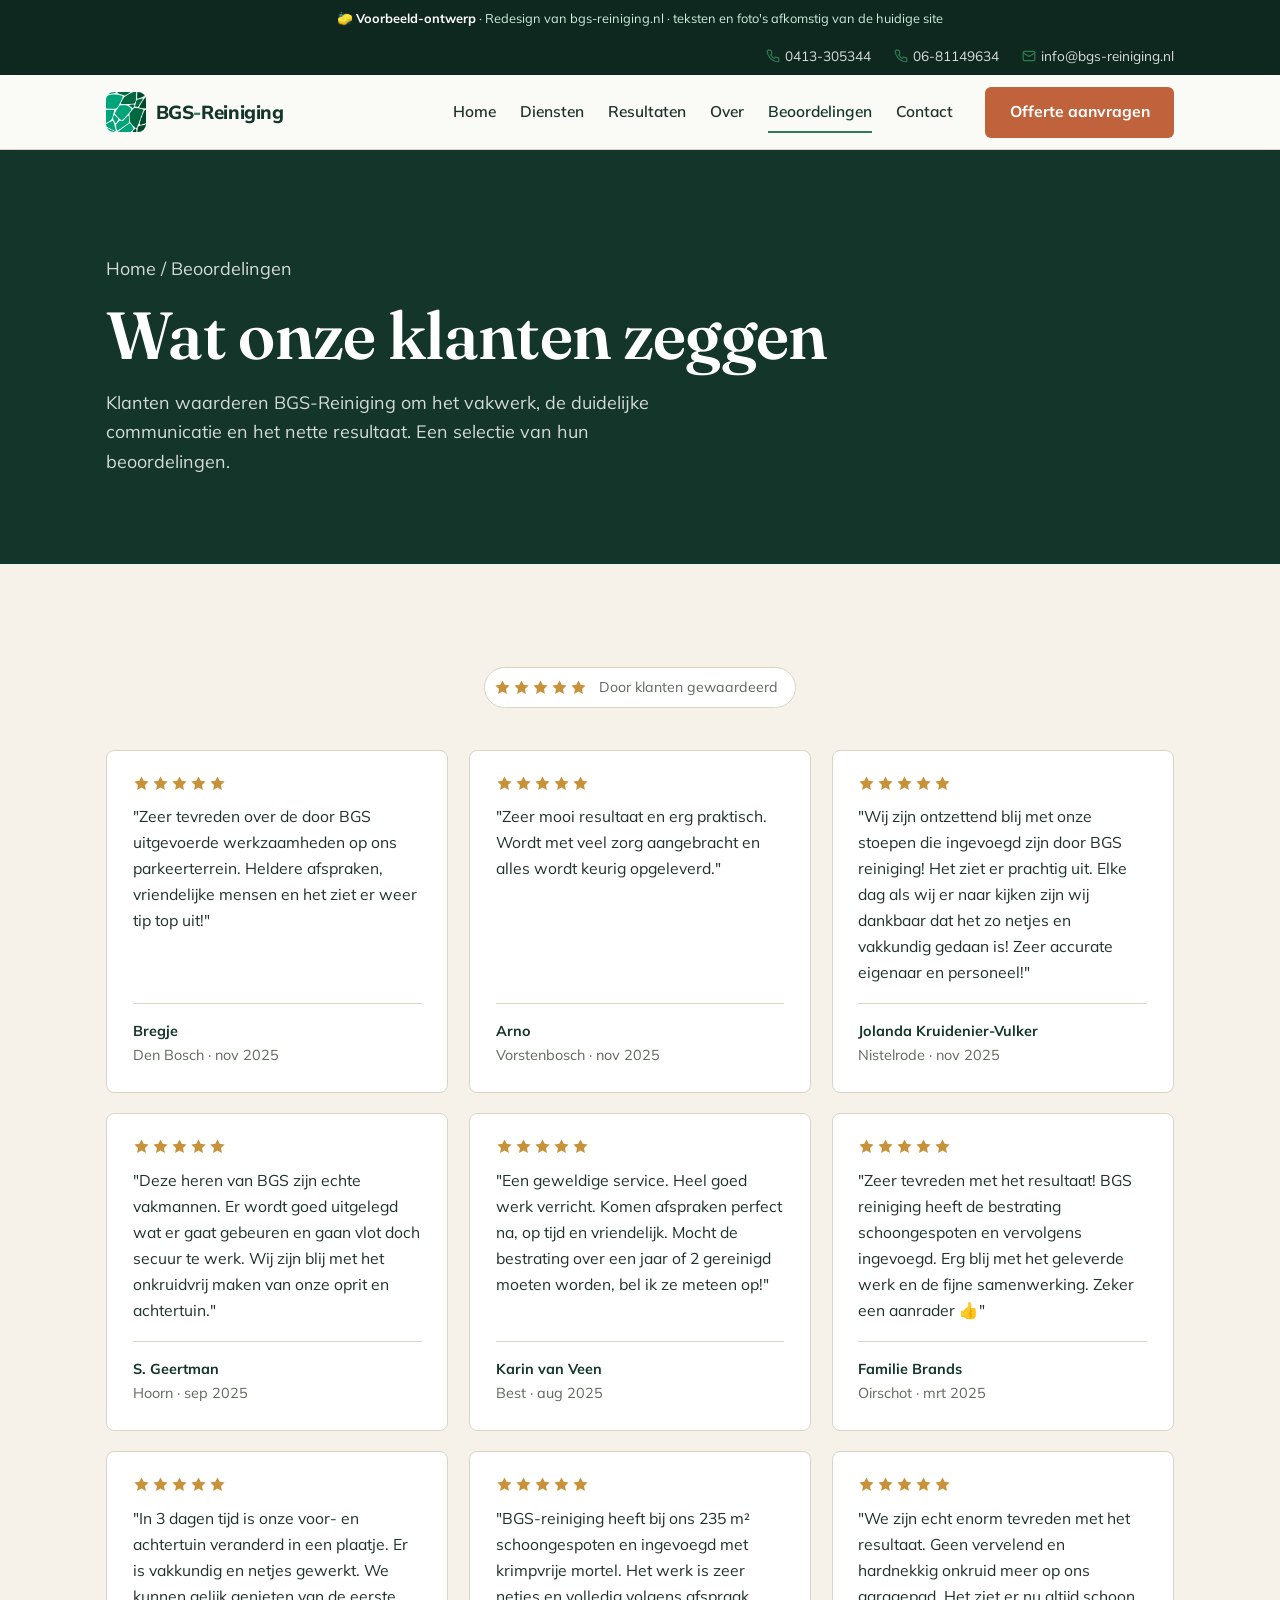
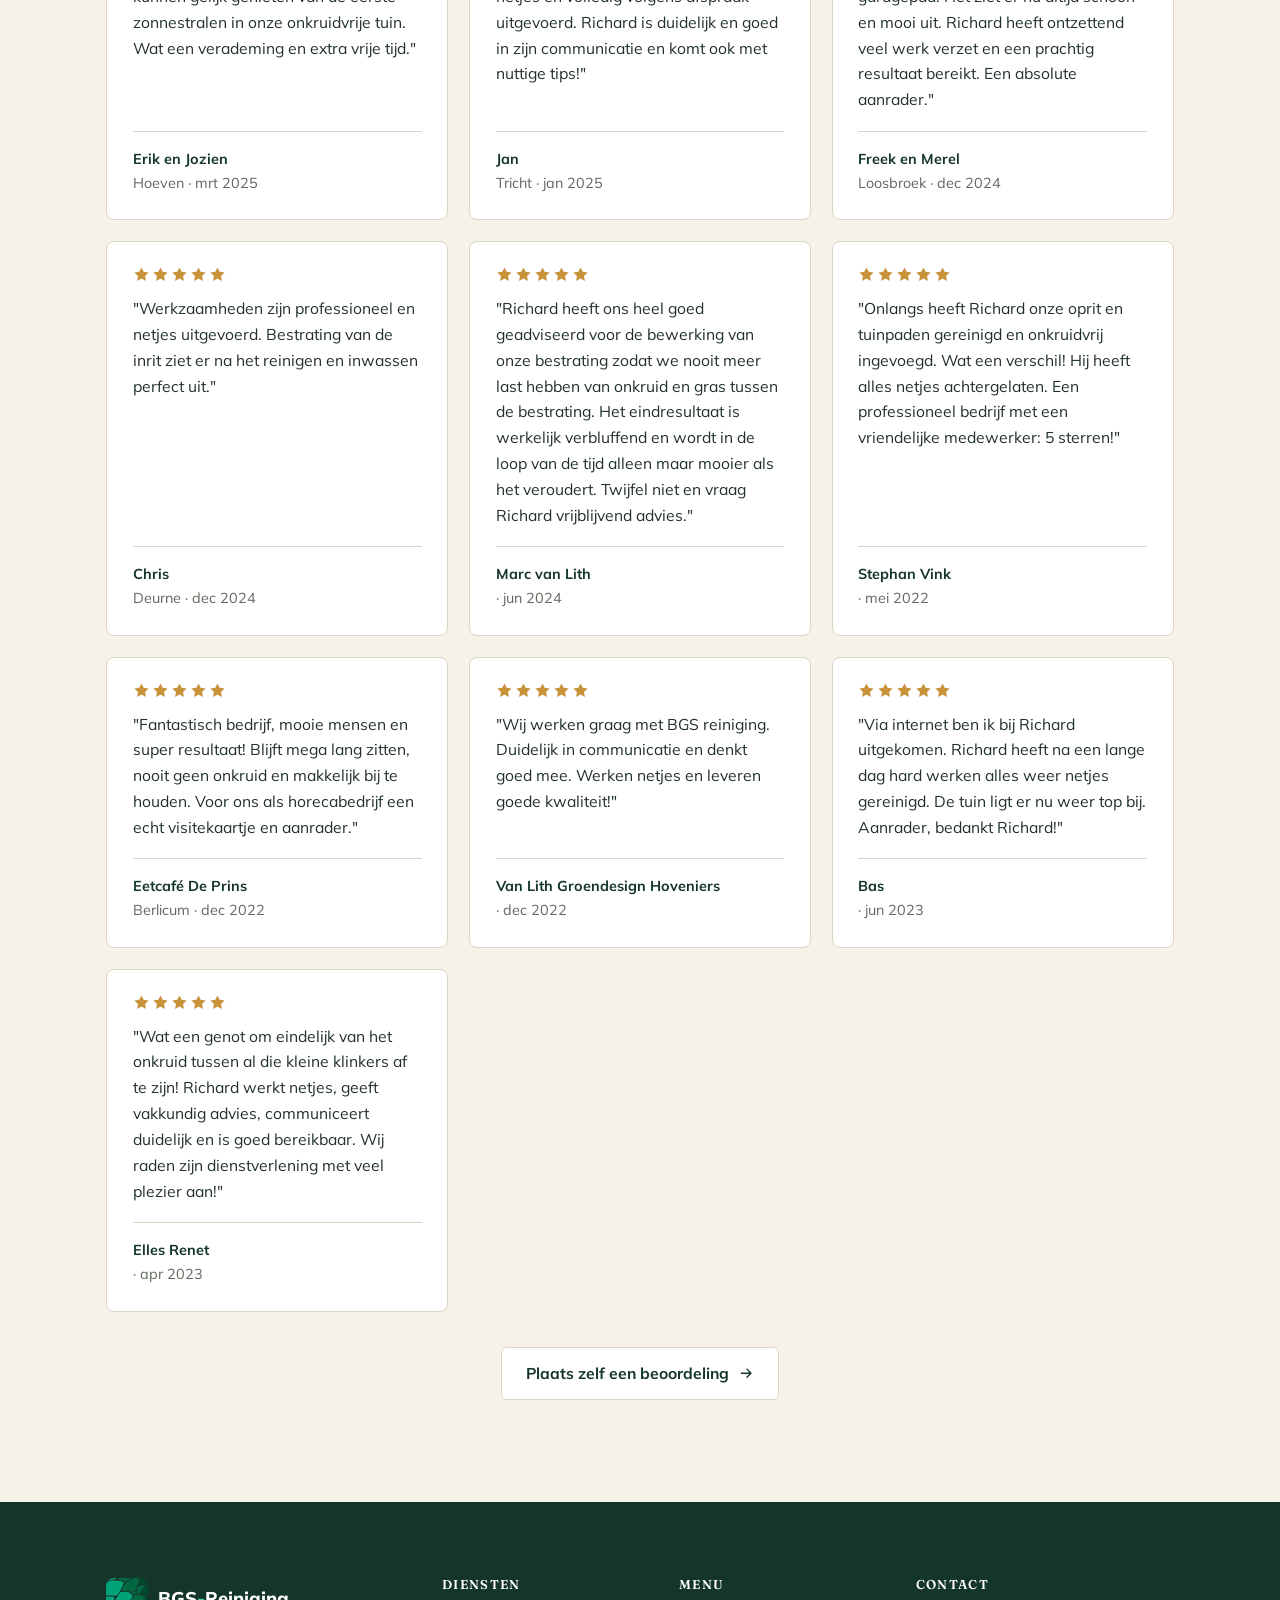
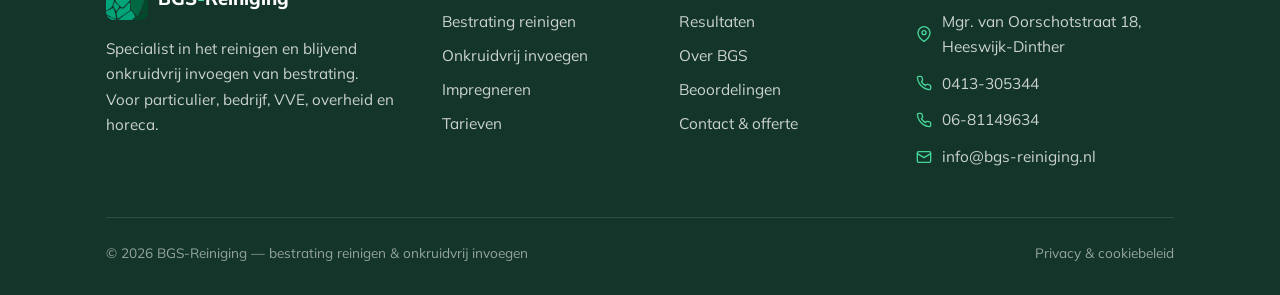
<file: beoordelingen.html>
<!DOCTYPE html>
<html lang="nl">
<head>
<meta charset="UTF-8">
<meta name="viewport" content="width=device-width, initial-scale=1">
<title>Beoordelingen — wat klanten zeggen | BGS Reiniging</title>
<meta name="description" content="Lees beoordelingen van klanten over het reinigen en onkruidvrij invoegen van hun bestrating door BGS-Reiniging.">
<link rel="canonical" href="https://bgs-reiniging.nl/beoordelingen.html">
<meta name="robots" content="index, follow, max-image-preview:large">
<meta name="geo.region" content="NL-NB">
<meta name="geo.placename" content="Heeswijk-Dinther">
<meta property="og:type" content="website">
<meta property="og:locale" content="nl_NL">
<meta property="og:site_name" content="BGS-Reiniging">
<meta property="og:title" content="Beoordelingen — wat klanten zeggen | BGS Reiniging">
<meta property="og:description" content="Lees beoordelingen van klanten over het reinigen en onkruidvrij invoegen van hun bestrating door BGS-Reiniging.">
<meta property="og:url" content="https://bgs-reiniging.nl/beoordelingen.html">
<meta property="og:image" content="https://bgs-reiniging.nl/wp-content/uploads/2025/05/BGS-Reiniging-Onkruidvrije-Bestrating-Bedrijfsbus-e1748092459203.jpg">
<meta name="twitter:card" content="summary_large_image">
<link rel="icon" type="image/svg+xml" href="assets/img/favicon.svg">
<link rel="preconnect" href="https://fonts.googleapis.com">
<link rel="preconnect" href="https://fonts.gstatic.com" crossorigin>
<link href="https://fonts.googleapis.com/css2?family=Fraunces:opsz,wght@9..144,400;9..144,500;9..144,600;9..144,700&family=Mulish:wght@400;500;600;700&display=swap" rel="stylesheet">
<link rel="stylesheet" href="assets/css/styles.css">
</head>
<body>
<div class="preview-flag">🧽 <b>Voorbeeld-ontwerp</b> &middot; Redesign van bgs-reiniging.nl &middot; teksten en foto's afkomstig van de huidige site</div>
<div class="site-top">
<div class="topbar">
  <div class="container">
    <a href="tel:0413305344"><svg viewBox="0 0 24 24" fill="none" stroke="currentColor" stroke-width="2" stroke-linecap="round" stroke-linejoin="round"><path d="M22 16.92v3a2 2 0 0 1-2.18 2 19.79 19.79 0 0 1-8.63-3.07 19.5 19.5 0 0 1-6-6 19.79 19.79 0 0 1-3.07-8.67A2 2 0 0 1 4.11 2h3a2 2 0 0 1 2 1.72c.13.96.36 1.9.7 2.81a2 2 0 0 1-.45 2.11L8.09 9.91a16 16 0 0 0 6 6l1.27-1.27a2 2 0 0 1 2.11-.45c.9.34 1.85.57 2.81.7A2 2 0 0 1 22 16.92z"/></svg> 0413-305344</a>
    <a href="tel:0681149634"><svg viewBox="0 0 24 24" fill="none" stroke="currentColor" stroke-width="2" stroke-linecap="round" stroke-linejoin="round"><path d="M22 16.92v3a2 2 0 0 1-2.18 2 19.79 19.79 0 0 1-8.63-3.07 19.5 19.5 0 0 1-6-6 19.79 19.79 0 0 1-3.07-8.67A2 2 0 0 1 4.11 2h3a2 2 0 0 1 2 1.72c.13.96.36 1.9.7 2.81a2 2 0 0 1-.45 2.11L8.09 9.91a16 16 0 0 0 6 6l1.27-1.27a2 2 0 0 1 2.11-.45c.9.34 1.85.57 2.81.7A2 2 0 0 1 22 16.92z"/></svg> 06-81149634</a>
    <a href="mailto:info@bgs-reiniging.nl"><svg viewBox="0 0 24 24" fill="none" stroke="currentColor" stroke-width="2" stroke-linecap="round" stroke-linejoin="round"><rect x="2" y="4" width="20" height="16" rx="2"/><path d="m22 7-10 6L2 7"/></svg> info@bgs-reiniging.nl</a>
  </div>
</div>

<header class="site-header">
  <div class="container nav">
    <a href="index.html" class="brand" aria-label="BGS-Reiniging — home"><img src="assets/img/logo.png" alt=""><b>BGS<span>-</span>Reiniging</b></a>
    <nav class="nav-links" aria-label="Hoofdmenu">
      <a href="index.html">Home</a>
      <a href="diensten.html">Diensten</a>
      <a href="resultaten.html">Resultaten</a>
      <a href="over.html">Over</a>
      <a href="beoordelingen.html" class="is-active">Beoordelingen</a>
      <a href="contact.html">Contact</a>
      <a href="contact.html" class="btn btn--primary">Offerte aanvragen</a>
    </nav>
    <div class="nav-cta">
      <a href="contact.html" class="btn btn--primary">Offerte aanvragen</a>
    </div>
    <button class="nav-toggle" aria-label="Menu openen" aria-expanded="false"><span></span></button>
  </div>
</header>
</div>
<section class="page-hero">
  <div class="container">
    <p class="breadcrumb"><a href="index.html">Home</a> / Beoordelingen</p>
    <h1>Wat onze klanten zeggen</h1>
    <p>Klanten waarderen BGS-Reiniging om het vakwerk, de duidelijke communicatie en het nette resultaat. Een selectie van hun beoordelingen.</p>
  </div>
</section>

<section class="section bg-paper">
  <div class="container">
    <div style="text-align:center;margin-bottom:2.4rem" class="reveal">
      <span class="rating-badge"><span class="stars" aria-hidden="true"><svg viewBox="0 0 24 24" fill="currentColor"><path d="m12 2 3.09 6.26L22 9.27l-5 4.87 1.18 6.88L12 17.77l-6.18 3.25L7 14.14 2 9.27l6.91-1.01z"/></svg><svg viewBox="0 0 24 24" fill="currentColor"><path d="m12 2 3.09 6.26L22 9.27l-5 4.87 1.18 6.88L12 17.77l-6.18 3.25L7 14.14 2 9.27l6.91-1.01z"/></svg><svg viewBox="0 0 24 24" fill="currentColor"><path d="m12 2 3.09 6.26L22 9.27l-5 4.87 1.18 6.88L12 17.77l-6.18 3.25L7 14.14 2 9.27l6.91-1.01z"/></svg><svg viewBox="0 0 24 24" fill="currentColor"><path d="m12 2 3.09 6.26L22 9.27l-5 4.87 1.18 6.88L12 17.77l-6.18 3.25L7 14.14 2 9.27l6.91-1.01z"/></svg><svg viewBox="0 0 24 24" fill="currentColor"><path d="m12 2 3.09 6.26L22 9.27l-5 4.87 1.18 6.88L12 17.77l-6.18 3.25L7 14.14 2 9.27l6.91-1.01z"/></svg></span><small>Door klanten gewaardeerd</small></span>
    </div>
    <div class="reviews">
      <article class="review reveal">
        <span class="stars" aria-hidden="true"><svg viewBox="0 0 24 24" fill="currentColor"><path d="m12 2 3.09 6.26L22 9.27l-5 4.87 1.18 6.88L12 17.77l-6.18 3.25L7 14.14 2 9.27l6.91-1.01z"/></svg><svg viewBox="0 0 24 24" fill="currentColor"><path d="m12 2 3.09 6.26L22 9.27l-5 4.87 1.18 6.88L12 17.77l-6.18 3.25L7 14.14 2 9.27l6.91-1.01z"/></svg><svg viewBox="0 0 24 24" fill="currentColor"><path d="m12 2 3.09 6.26L22 9.27l-5 4.87 1.18 6.88L12 17.77l-6.18 3.25L7 14.14 2 9.27l6.91-1.01z"/></svg><svg viewBox="0 0 24 24" fill="currentColor"><path d="m12 2 3.09 6.26L22 9.27l-5 4.87 1.18 6.88L12 17.77l-6.18 3.25L7 14.14 2 9.27l6.91-1.01z"/></svg><svg viewBox="0 0 24 24" fill="currentColor"><path d="m12 2 3.09 6.26L22 9.27l-5 4.87 1.18 6.88L12 17.77l-6.18 3.25L7 14.14 2 9.27l6.91-1.01z"/></svg></span>
        <p>"Zeer tevreden over de door BGS uitgevoerde werkzaamheden op ons parkeerterrein. Heldere afspraken, vriendelijke mensen en het ziet er weer tip top uit!"</p>
        <div class="review__by"><b>Bregje</b><span>Den Bosch &middot; nov 2025</span></div>
      </article>
      <article class="review reveal">
        <span class="stars" aria-hidden="true"><svg viewBox="0 0 24 24" fill="currentColor"><path d="m12 2 3.09 6.26L22 9.27l-5 4.87 1.18 6.88L12 17.77l-6.18 3.25L7 14.14 2 9.27l6.91-1.01z"/></svg><svg viewBox="0 0 24 24" fill="currentColor"><path d="m12 2 3.09 6.26L22 9.27l-5 4.87 1.18 6.88L12 17.77l-6.18 3.25L7 14.14 2 9.27l6.91-1.01z"/></svg><svg viewBox="0 0 24 24" fill="currentColor"><path d="m12 2 3.09 6.26L22 9.27l-5 4.87 1.18 6.88L12 17.77l-6.18 3.25L7 14.14 2 9.27l6.91-1.01z"/></svg><svg viewBox="0 0 24 24" fill="currentColor"><path d="m12 2 3.09 6.26L22 9.27l-5 4.87 1.18 6.88L12 17.77l-6.18 3.25L7 14.14 2 9.27l6.91-1.01z"/></svg><svg viewBox="0 0 24 24" fill="currentColor"><path d="m12 2 3.09 6.26L22 9.27l-5 4.87 1.18 6.88L12 17.77l-6.18 3.25L7 14.14 2 9.27l6.91-1.01z"/></svg></span>
        <p>"Zeer mooi resultaat en erg praktisch. Wordt met veel zorg aangebracht en alles wordt keurig opgeleverd."</p>
        <div class="review__by"><b>Arno</b><span>Vorstenbosch &middot; nov 2025</span></div>
      </article>
      <article class="review reveal">
        <span class="stars" aria-hidden="true"><svg viewBox="0 0 24 24" fill="currentColor"><path d="m12 2 3.09 6.26L22 9.27l-5 4.87 1.18 6.88L12 17.77l-6.18 3.25L7 14.14 2 9.27l6.91-1.01z"/></svg><svg viewBox="0 0 24 24" fill="currentColor"><path d="m12 2 3.09 6.26L22 9.27l-5 4.87 1.18 6.88L12 17.77l-6.18 3.25L7 14.14 2 9.27l6.91-1.01z"/></svg><svg viewBox="0 0 24 24" fill="currentColor"><path d="m12 2 3.09 6.26L22 9.27l-5 4.87 1.18 6.88L12 17.77l-6.18 3.25L7 14.14 2 9.27l6.91-1.01z"/></svg><svg viewBox="0 0 24 24" fill="currentColor"><path d="m12 2 3.09 6.26L22 9.27l-5 4.87 1.18 6.88L12 17.77l-6.18 3.25L7 14.14 2 9.27l6.91-1.01z"/></svg><svg viewBox="0 0 24 24" fill="currentColor"><path d="m12 2 3.09 6.26L22 9.27l-5 4.87 1.18 6.88L12 17.77l-6.18 3.25L7 14.14 2 9.27l6.91-1.01z"/></svg></span>
        <p>"Wij zijn ontzettend blij met onze stoepen die ingevoegd zijn door BGS reiniging! Het ziet er prachtig uit. Elke dag als wij er naar kijken zijn wij dankbaar dat het zo netjes en vakkundig gedaan is! Zeer accurate eigenaar en personeel!"</p>
        <div class="review__by"><b>Jolanda Kruidenier-Vulker</b><span>Nistelrode &middot; nov 2025</span></div>
      </article>
      <article class="review reveal">
        <span class="stars" aria-hidden="true"><svg viewBox="0 0 24 24" fill="currentColor"><path d="m12 2 3.09 6.26L22 9.27l-5 4.87 1.18 6.88L12 17.77l-6.18 3.25L7 14.14 2 9.27l6.91-1.01z"/></svg><svg viewBox="0 0 24 24" fill="currentColor"><path d="m12 2 3.09 6.26L22 9.27l-5 4.87 1.18 6.88L12 17.77l-6.18 3.25L7 14.14 2 9.27l6.91-1.01z"/></svg><svg viewBox="0 0 24 24" fill="currentColor"><path d="m12 2 3.09 6.26L22 9.27l-5 4.87 1.18 6.88L12 17.77l-6.18 3.25L7 14.14 2 9.27l6.91-1.01z"/></svg><svg viewBox="0 0 24 24" fill="currentColor"><path d="m12 2 3.09 6.26L22 9.27l-5 4.87 1.18 6.88L12 17.77l-6.18 3.25L7 14.14 2 9.27l6.91-1.01z"/></svg><svg viewBox="0 0 24 24" fill="currentColor"><path d="m12 2 3.09 6.26L22 9.27l-5 4.87 1.18 6.88L12 17.77l-6.18 3.25L7 14.14 2 9.27l6.91-1.01z"/></svg></span>
        <p>"Deze heren van BGS zijn echte vakmannen. Er wordt goed uitgelegd wat er gaat gebeuren en gaan vlot doch secuur te werk. Wij zijn blij met het onkruidvrij maken van onze oprit en achtertuin."</p>
        <div class="review__by"><b>S. Geertman</b><span>Hoorn &middot; sep 2025</span></div>
      </article>
      <article class="review reveal">
        <span class="stars" aria-hidden="true"><svg viewBox="0 0 24 24" fill="currentColor"><path d="m12 2 3.09 6.26L22 9.27l-5 4.87 1.18 6.88L12 17.77l-6.18 3.25L7 14.14 2 9.27l6.91-1.01z"/></svg><svg viewBox="0 0 24 24" fill="currentColor"><path d="m12 2 3.09 6.26L22 9.27l-5 4.87 1.18 6.88L12 17.77l-6.18 3.25L7 14.14 2 9.27l6.91-1.01z"/></svg><svg viewBox="0 0 24 24" fill="currentColor"><path d="m12 2 3.09 6.26L22 9.27l-5 4.87 1.18 6.88L12 17.77l-6.18 3.25L7 14.14 2 9.27l6.91-1.01z"/></svg><svg viewBox="0 0 24 24" fill="currentColor"><path d="m12 2 3.09 6.26L22 9.27l-5 4.87 1.18 6.88L12 17.77l-6.18 3.25L7 14.14 2 9.27l6.91-1.01z"/></svg><svg viewBox="0 0 24 24" fill="currentColor"><path d="m12 2 3.09 6.26L22 9.27l-5 4.87 1.18 6.88L12 17.77l-6.18 3.25L7 14.14 2 9.27l6.91-1.01z"/></svg></span>
        <p>"Een geweldige service. Heel goed werk verricht. Komen afspraken perfect na, op tijd en vriendelijk. Mocht de bestrating over een jaar of 2 gereinigd moeten worden, bel ik ze meteen op!"</p>
        <div class="review__by"><b>Karin van Veen</b><span>Best &middot; aug 2025</span></div>
      </article>
      <article class="review reveal">
        <span class="stars" aria-hidden="true"><svg viewBox="0 0 24 24" fill="currentColor"><path d="m12 2 3.09 6.26L22 9.27l-5 4.87 1.18 6.88L12 17.77l-6.18 3.25L7 14.14 2 9.27l6.91-1.01z"/></svg><svg viewBox="0 0 24 24" fill="currentColor"><path d="m12 2 3.09 6.26L22 9.27l-5 4.87 1.18 6.88L12 17.77l-6.18 3.25L7 14.14 2 9.27l6.91-1.01z"/></svg><svg viewBox="0 0 24 24" fill="currentColor"><path d="m12 2 3.09 6.26L22 9.27l-5 4.87 1.18 6.88L12 17.77l-6.18 3.25L7 14.14 2 9.27l6.91-1.01z"/></svg><svg viewBox="0 0 24 24" fill="currentColor"><path d="m12 2 3.09 6.26L22 9.27l-5 4.87 1.18 6.88L12 17.77l-6.18 3.25L7 14.14 2 9.27l6.91-1.01z"/></svg><svg viewBox="0 0 24 24" fill="currentColor"><path d="m12 2 3.09 6.26L22 9.27l-5 4.87 1.18 6.88L12 17.77l-6.18 3.25L7 14.14 2 9.27l6.91-1.01z"/></svg></span>
        <p>"Zeer tevreden met het resultaat! BGS reiniging heeft de bestrating schoongespoten en vervolgens ingevoegd. Erg blij met het geleverde werk en de fijne samenwerking. Zeker een aanrader 👍"</p>
        <div class="review__by"><b>Familie Brands</b><span>Oirschot &middot; mrt 2025</span></div>
      </article>
      <article class="review reveal">
        <span class="stars" aria-hidden="true"><svg viewBox="0 0 24 24" fill="currentColor"><path d="m12 2 3.09 6.26L22 9.27l-5 4.87 1.18 6.88L12 17.77l-6.18 3.25L7 14.14 2 9.27l6.91-1.01z"/></svg><svg viewBox="0 0 24 24" fill="currentColor"><path d="m12 2 3.09 6.26L22 9.27l-5 4.87 1.18 6.88L12 17.77l-6.18 3.25L7 14.14 2 9.27l6.91-1.01z"/></svg><svg viewBox="0 0 24 24" fill="currentColor"><path d="m12 2 3.09 6.26L22 9.27l-5 4.87 1.18 6.88L12 17.77l-6.18 3.25L7 14.14 2 9.27l6.91-1.01z"/></svg><svg viewBox="0 0 24 24" fill="currentColor"><path d="m12 2 3.09 6.26L22 9.27l-5 4.87 1.18 6.88L12 17.77l-6.18 3.25L7 14.14 2 9.27l6.91-1.01z"/></svg><svg viewBox="0 0 24 24" fill="currentColor"><path d="m12 2 3.09 6.26L22 9.27l-5 4.87 1.18 6.88L12 17.77l-6.18 3.25L7 14.14 2 9.27l6.91-1.01z"/></svg></span>
        <p>"In 3 dagen tijd is onze voor- en achtertuin veranderd in een plaatje. Er is vakkundig en netjes gewerkt. We kunnen gelijk genieten van de eerste zonnestralen in onze onkruidvrije tuin. Wat een verademing en extra vrije tijd."</p>
        <div class="review__by"><b>Erik en Jozien</b><span>Hoeven &middot; mrt 2025</span></div>
      </article>
      <article class="review reveal">
        <span class="stars" aria-hidden="true"><svg viewBox="0 0 24 24" fill="currentColor"><path d="m12 2 3.09 6.26L22 9.27l-5 4.87 1.18 6.88L12 17.77l-6.18 3.25L7 14.14 2 9.27l6.91-1.01z"/></svg><svg viewBox="0 0 24 24" fill="currentColor"><path d="m12 2 3.09 6.26L22 9.27l-5 4.87 1.18 6.88L12 17.77l-6.18 3.25L7 14.14 2 9.27l6.91-1.01z"/></svg><svg viewBox="0 0 24 24" fill="currentColor"><path d="m12 2 3.09 6.26L22 9.27l-5 4.87 1.18 6.88L12 17.77l-6.18 3.25L7 14.14 2 9.27l6.91-1.01z"/></svg><svg viewBox="0 0 24 24" fill="currentColor"><path d="m12 2 3.09 6.26L22 9.27l-5 4.87 1.18 6.88L12 17.77l-6.18 3.25L7 14.14 2 9.27l6.91-1.01z"/></svg><svg viewBox="0 0 24 24" fill="currentColor"><path d="m12 2 3.09 6.26L22 9.27l-5 4.87 1.18 6.88L12 17.77l-6.18 3.25L7 14.14 2 9.27l6.91-1.01z"/></svg></span>
        <p>"BGS-reiniging heeft bij ons 235 m² schoongespoten en ingevoegd met krimpvrije mortel. Het werk is zeer netjes en volledig volgens afspraak uitgevoerd. Richard is duidelijk en goed in zijn communicatie en komt ook met nuttige tips!"</p>
        <div class="review__by"><b>Jan</b><span>Tricht &middot; jan 2025</span></div>
      </article>
      <article class="review reveal">
        <span class="stars" aria-hidden="true"><svg viewBox="0 0 24 24" fill="currentColor"><path d="m12 2 3.09 6.26L22 9.27l-5 4.87 1.18 6.88L12 17.77l-6.18 3.25L7 14.14 2 9.27l6.91-1.01z"/></svg><svg viewBox="0 0 24 24" fill="currentColor"><path d="m12 2 3.09 6.26L22 9.27l-5 4.87 1.18 6.88L12 17.77l-6.18 3.25L7 14.14 2 9.27l6.91-1.01z"/></svg><svg viewBox="0 0 24 24" fill="currentColor"><path d="m12 2 3.09 6.26L22 9.27l-5 4.87 1.18 6.88L12 17.77l-6.18 3.25L7 14.14 2 9.27l6.91-1.01z"/></svg><svg viewBox="0 0 24 24" fill="currentColor"><path d="m12 2 3.09 6.26L22 9.27l-5 4.87 1.18 6.88L12 17.77l-6.18 3.25L7 14.14 2 9.27l6.91-1.01z"/></svg><svg viewBox="0 0 24 24" fill="currentColor"><path d="m12 2 3.09 6.26L22 9.27l-5 4.87 1.18 6.88L12 17.77l-6.18 3.25L7 14.14 2 9.27l6.91-1.01z"/></svg></span>
        <p>"We zijn echt enorm tevreden met het resultaat. Geen vervelend en hardnekkig onkruid meer op ons garagepad. Het ziet er nu altijd schoon en mooi uit. Richard heeft ontzettend veel werk verzet en een prachtig resultaat bereikt. Een absolute aanrader."</p>
        <div class="review__by"><b>Freek en Merel</b><span>Loosbroek &middot; dec 2024</span></div>
      </article>
      <article class="review reveal">
        <span class="stars" aria-hidden="true"><svg viewBox="0 0 24 24" fill="currentColor"><path d="m12 2 3.09 6.26L22 9.27l-5 4.87 1.18 6.88L12 17.77l-6.18 3.25L7 14.14 2 9.27l6.91-1.01z"/></svg><svg viewBox="0 0 24 24" fill="currentColor"><path d="m12 2 3.09 6.26L22 9.27l-5 4.87 1.18 6.88L12 17.77l-6.18 3.25L7 14.14 2 9.27l6.91-1.01z"/></svg><svg viewBox="0 0 24 24" fill="currentColor"><path d="m12 2 3.09 6.26L22 9.27l-5 4.87 1.18 6.88L12 17.77l-6.18 3.25L7 14.14 2 9.27l6.91-1.01z"/></svg><svg viewBox="0 0 24 24" fill="currentColor"><path d="m12 2 3.09 6.26L22 9.27l-5 4.87 1.18 6.88L12 17.77l-6.18 3.25L7 14.14 2 9.27l6.91-1.01z"/></svg><svg viewBox="0 0 24 24" fill="currentColor"><path d="m12 2 3.09 6.26L22 9.27l-5 4.87 1.18 6.88L12 17.77l-6.18 3.25L7 14.14 2 9.27l6.91-1.01z"/></svg></span>
        <p>"Werkzaamheden zijn professioneel en netjes uitgevoerd. Bestrating van de inrit ziet er na het reinigen en inwassen perfect uit."</p>
        <div class="review__by"><b>Chris</b><span>Deurne &middot; dec 2024</span></div>
      </article>
      <article class="review reveal">
        <span class="stars" aria-hidden="true"><svg viewBox="0 0 24 24" fill="currentColor"><path d="m12 2 3.09 6.26L22 9.27l-5 4.87 1.18 6.88L12 17.77l-6.18 3.25L7 14.14 2 9.27l6.91-1.01z"/></svg><svg viewBox="0 0 24 24" fill="currentColor"><path d="m12 2 3.09 6.26L22 9.27l-5 4.87 1.18 6.88L12 17.77l-6.18 3.25L7 14.14 2 9.27l6.91-1.01z"/></svg><svg viewBox="0 0 24 24" fill="currentColor"><path d="m12 2 3.09 6.26L22 9.27l-5 4.87 1.18 6.88L12 17.77l-6.18 3.25L7 14.14 2 9.27l6.91-1.01z"/></svg><svg viewBox="0 0 24 24" fill="currentColor"><path d="m12 2 3.09 6.26L22 9.27l-5 4.87 1.18 6.88L12 17.77l-6.18 3.25L7 14.14 2 9.27l6.91-1.01z"/></svg><svg viewBox="0 0 24 24" fill="currentColor"><path d="m12 2 3.09 6.26L22 9.27l-5 4.87 1.18 6.88L12 17.77l-6.18 3.25L7 14.14 2 9.27l6.91-1.01z"/></svg></span>
        <p>"Richard heeft ons heel goed geadviseerd voor de bewerking van onze bestrating zodat we nooit meer last hebben van onkruid en gras tussen de bestrating. Het eindresultaat is werkelijk verbluffend en wordt in de loop van de tijd alleen maar mooier als het veroudert. Twijfel niet en vraag Richard vrijblijvend advies."</p>
        <div class="review__by"><b>Marc van Lith</b><span> &middot; jun 2024</span></div>
      </article>
      <article class="review reveal">
        <span class="stars" aria-hidden="true"><svg viewBox="0 0 24 24" fill="currentColor"><path d="m12 2 3.09 6.26L22 9.27l-5 4.87 1.18 6.88L12 17.77l-6.18 3.25L7 14.14 2 9.27l6.91-1.01z"/></svg><svg viewBox="0 0 24 24" fill="currentColor"><path d="m12 2 3.09 6.26L22 9.27l-5 4.87 1.18 6.88L12 17.77l-6.18 3.25L7 14.14 2 9.27l6.91-1.01z"/></svg><svg viewBox="0 0 24 24" fill="currentColor"><path d="m12 2 3.09 6.26L22 9.27l-5 4.87 1.18 6.88L12 17.77l-6.18 3.25L7 14.14 2 9.27l6.91-1.01z"/></svg><svg viewBox="0 0 24 24" fill="currentColor"><path d="m12 2 3.09 6.26L22 9.27l-5 4.87 1.18 6.88L12 17.77l-6.18 3.25L7 14.14 2 9.27l6.91-1.01z"/></svg><svg viewBox="0 0 24 24" fill="currentColor"><path d="m12 2 3.09 6.26L22 9.27l-5 4.87 1.18 6.88L12 17.77l-6.18 3.25L7 14.14 2 9.27l6.91-1.01z"/></svg></span>
        <p>"Onlangs heeft Richard onze oprit en tuinpaden gereinigd en onkruidvrij ingevoegd. Wat een verschil! Hij heeft alles netjes achtergelaten. Een professioneel bedrijf met een vriendelijke medewerker: 5 sterren!"</p>
        <div class="review__by"><b>Stephan Vink</b><span> &middot; mei 2022</span></div>
      </article>
      <article class="review reveal">
        <span class="stars" aria-hidden="true"><svg viewBox="0 0 24 24" fill="currentColor"><path d="m12 2 3.09 6.26L22 9.27l-5 4.87 1.18 6.88L12 17.77l-6.18 3.25L7 14.14 2 9.27l6.91-1.01z"/></svg><svg viewBox="0 0 24 24" fill="currentColor"><path d="m12 2 3.09 6.26L22 9.27l-5 4.87 1.18 6.88L12 17.77l-6.18 3.25L7 14.14 2 9.27l6.91-1.01z"/></svg><svg viewBox="0 0 24 24" fill="currentColor"><path d="m12 2 3.09 6.26L22 9.27l-5 4.87 1.18 6.88L12 17.77l-6.18 3.25L7 14.14 2 9.27l6.91-1.01z"/></svg><svg viewBox="0 0 24 24" fill="currentColor"><path d="m12 2 3.09 6.26L22 9.27l-5 4.87 1.18 6.88L12 17.77l-6.18 3.25L7 14.14 2 9.27l6.91-1.01z"/></svg><svg viewBox="0 0 24 24" fill="currentColor"><path d="m12 2 3.09 6.26L22 9.27l-5 4.87 1.18 6.88L12 17.77l-6.18 3.25L7 14.14 2 9.27l6.91-1.01z"/></svg></span>
        <p>"Fantastisch bedrijf, mooie mensen en super resultaat! Blijft mega lang zitten, nooit geen onkruid en makkelijk bij te houden. Voor ons als horecabedrijf een echt visitekaartje en aanrader."</p>
        <div class="review__by"><b>Eetcafé De Prins</b><span>Berlicum &middot; dec 2022</span></div>
      </article>
      <article class="review reveal">
        <span class="stars" aria-hidden="true"><svg viewBox="0 0 24 24" fill="currentColor"><path d="m12 2 3.09 6.26L22 9.27l-5 4.87 1.18 6.88L12 17.77l-6.18 3.25L7 14.14 2 9.27l6.91-1.01z"/></svg><svg viewBox="0 0 24 24" fill="currentColor"><path d="m12 2 3.09 6.26L22 9.27l-5 4.87 1.18 6.88L12 17.77l-6.18 3.25L7 14.14 2 9.27l6.91-1.01z"/></svg><svg viewBox="0 0 24 24" fill="currentColor"><path d="m12 2 3.09 6.26L22 9.27l-5 4.87 1.18 6.88L12 17.77l-6.18 3.25L7 14.14 2 9.27l6.91-1.01z"/></svg><svg viewBox="0 0 24 24" fill="currentColor"><path d="m12 2 3.09 6.26L22 9.27l-5 4.87 1.18 6.88L12 17.77l-6.18 3.25L7 14.14 2 9.27l6.91-1.01z"/></svg><svg viewBox="0 0 24 24" fill="currentColor"><path d="m12 2 3.09 6.26L22 9.27l-5 4.87 1.18 6.88L12 17.77l-6.18 3.25L7 14.14 2 9.27l6.91-1.01z"/></svg></span>
        <p>"Wij werken graag met BGS reiniging. Duidelijk in communicatie en denkt goed mee. Werken netjes en leveren goede kwaliteit!"</p>
        <div class="review__by"><b>Van Lith Groendesign Hoveniers</b><span> &middot; dec 2022</span></div>
      </article>
      <article class="review reveal">
        <span class="stars" aria-hidden="true"><svg viewBox="0 0 24 24" fill="currentColor"><path d="m12 2 3.09 6.26L22 9.27l-5 4.87 1.18 6.88L12 17.77l-6.18 3.25L7 14.14 2 9.27l6.91-1.01z"/></svg><svg viewBox="0 0 24 24" fill="currentColor"><path d="m12 2 3.09 6.26L22 9.27l-5 4.87 1.18 6.88L12 17.77l-6.18 3.25L7 14.14 2 9.27l6.91-1.01z"/></svg><svg viewBox="0 0 24 24" fill="currentColor"><path d="m12 2 3.09 6.26L22 9.27l-5 4.87 1.18 6.88L12 17.77l-6.18 3.25L7 14.14 2 9.27l6.91-1.01z"/></svg><svg viewBox="0 0 24 24" fill="currentColor"><path d="m12 2 3.09 6.26L22 9.27l-5 4.87 1.18 6.88L12 17.77l-6.18 3.25L7 14.14 2 9.27l6.91-1.01z"/></svg><svg viewBox="0 0 24 24" fill="currentColor"><path d="m12 2 3.09 6.26L22 9.27l-5 4.87 1.18 6.88L12 17.77l-6.18 3.25L7 14.14 2 9.27l6.91-1.01z"/></svg></span>
        <p>"Via internet ben ik bij Richard uitgekomen. Richard heeft na een lange dag hard werken alles weer netjes gereinigd. De tuin ligt er nu weer top bij. Aanrader, bedankt Richard!"</p>
        <div class="review__by"><b>Bas</b><span> &middot; jun 2023</span></div>
      </article>
      <article class="review reveal">
        <span class="stars" aria-hidden="true"><svg viewBox="0 0 24 24" fill="currentColor"><path d="m12 2 3.09 6.26L22 9.27l-5 4.87 1.18 6.88L12 17.77l-6.18 3.25L7 14.14 2 9.27l6.91-1.01z"/></svg><svg viewBox="0 0 24 24" fill="currentColor"><path d="m12 2 3.09 6.26L22 9.27l-5 4.87 1.18 6.88L12 17.77l-6.18 3.25L7 14.14 2 9.27l6.91-1.01z"/></svg><svg viewBox="0 0 24 24" fill="currentColor"><path d="m12 2 3.09 6.26L22 9.27l-5 4.87 1.18 6.88L12 17.77l-6.18 3.25L7 14.14 2 9.27l6.91-1.01z"/></svg><svg viewBox="0 0 24 24" fill="currentColor"><path d="m12 2 3.09 6.26L22 9.27l-5 4.87 1.18 6.88L12 17.77l-6.18 3.25L7 14.14 2 9.27l6.91-1.01z"/></svg><svg viewBox="0 0 24 24" fill="currentColor"><path d="m12 2 3.09 6.26L22 9.27l-5 4.87 1.18 6.88L12 17.77l-6.18 3.25L7 14.14 2 9.27l6.91-1.01z"/></svg></span>
        <p>"Wat een genot om eindelijk van het onkruid tussen al die kleine klinkers af te zijn! Richard werkt netjes, geeft vakkundig advies, communiceert duidelijk en is goed bereikbaar. Wij raden zijn dienstverlening met veel plezier aan!"</p>
        <div class="review__by"><b>Elles Renet</b><span> &middot; apr 2023</span></div>
      </article>
    </div>
    <div class="reviews-cta"><a href="https://bgs-reiniging.nl/beoordeel-ons/" class="btn btn--outline">Plaats zelf een beoordeling <svg viewBox="0 0 24 24" fill="none" stroke="currentColor" stroke-width="2" stroke-linecap="round" stroke-linejoin="round"><path d="M5 12h14M13 6l6 6-6 6"/></svg></a></div>
  </div>
</section>

<footer class="site-footer">
  <div class="container">
    <div class="footer-grid">
      <div>
        <div class="footer-brand"><img src="assets/img/logo.png" alt=""><b>BGS<span>-</span>Reiniging</b></div>
        <p class="about-text">Specialist in het reinigen en blijvend onkruidvrij invoegen van bestrating. Voor particulier, bedrijf, VVE, overheid en horeca.</p>
      </div>
      <div>
        <h4>Diensten</h4>
        <nav class="footer-links">
          <a href="diensten.html#reinigen">Bestrating reinigen</a>
          <a href="diensten.html#onkruidvrij">Onkruidvrij invoegen</a>
          <a href="diensten.html#impregneren">Impregneren</a>
          <a href="diensten.html#tarieven">Tarieven</a>
        </nav>
      </div>
      <div>
        <h4>Menu</h4>
        <nav class="footer-links">
          <a href="resultaten.html">Resultaten</a>
          <a href="over.html">Over BGS</a>
          <a href="beoordelingen.html">Beoordelingen</a>
          <a href="contact.html">Contact &amp; offerte</a>
        </nav>
      </div>
      <div>
        <h4>Contact</h4>
        <div class="footer-contact">
          <span class="row"><svg viewBox="0 0 24 24" fill="none" stroke="currentColor" stroke-width="2" stroke-linecap="round" stroke-linejoin="round"><path d="M21 10c0 7-9 13-9 13s-9-6-9-13a9 9 0 0 1 18 0z"/><circle cx="12" cy="10" r="3"/></svg> Mgr. van Oorschotstraat 18, Heeswijk-Dinther</span>
          <a class="row" href="tel:0413305344"><svg viewBox="0 0 24 24" fill="none" stroke="currentColor" stroke-width="2" stroke-linecap="round" stroke-linejoin="round"><path d="M22 16.92v3a2 2 0 0 1-2.18 2 19.79 19.79 0 0 1-8.63-3.07 19.5 19.5 0 0 1-6-6 19.79 19.79 0 0 1-3.07-8.67A2 2 0 0 1 4.11 2h3a2 2 0 0 1 2 1.72c.13.96.36 1.9.7 2.81a2 2 0 0 1-.45 2.11L8.09 9.91a16 16 0 0 0 6 6l1.27-1.27a2 2 0 0 1 2.11-.45c.9.34 1.85.57 2.81.7A2 2 0 0 1 22 16.92z"/></svg> 0413-305344</a>
          <a class="row" href="tel:0681149634"><svg viewBox="0 0 24 24" fill="none" stroke="currentColor" stroke-width="2" stroke-linecap="round" stroke-linejoin="round"><path d="M22 16.92v3a2 2 0 0 1-2.18 2 19.79 19.79 0 0 1-8.63-3.07 19.5 19.5 0 0 1-6-6 19.79 19.79 0 0 1-3.07-8.67A2 2 0 0 1 4.11 2h3a2 2 0 0 1 2 1.72c.13.96.36 1.9.7 2.81a2 2 0 0 1-.45 2.11L8.09 9.91a16 16 0 0 0 6 6l1.27-1.27a2 2 0 0 1 2.11-.45c.9.34 1.85.57 2.81.7A2 2 0 0 1 22 16.92z"/></svg> 06-81149634</a>
          <a class="row" href="mailto:info@bgs-reiniging.nl"><svg viewBox="0 0 24 24" fill="none" stroke="currentColor" stroke-width="2" stroke-linecap="round" stroke-linejoin="round"><rect x="2" y="4" width="20" height="16" rx="2"/><path d="m22 7-10 6L2 7"/></svg> info@bgs-reiniging.nl</a>
        </div>
      </div>
    </div>
    <div class="footer-bottom">
      <span>© <span data-year>2026</span> BGS-Reiniging — bestrating reinigen &amp; onkruidvrij invoegen</span>
      <span><a href="#">Privacy &amp; cookiebeleid</a></span>
    </div>
  </div>
</footer>

<script src="assets/js/main.js"></script>
</body>
</html>
</file>
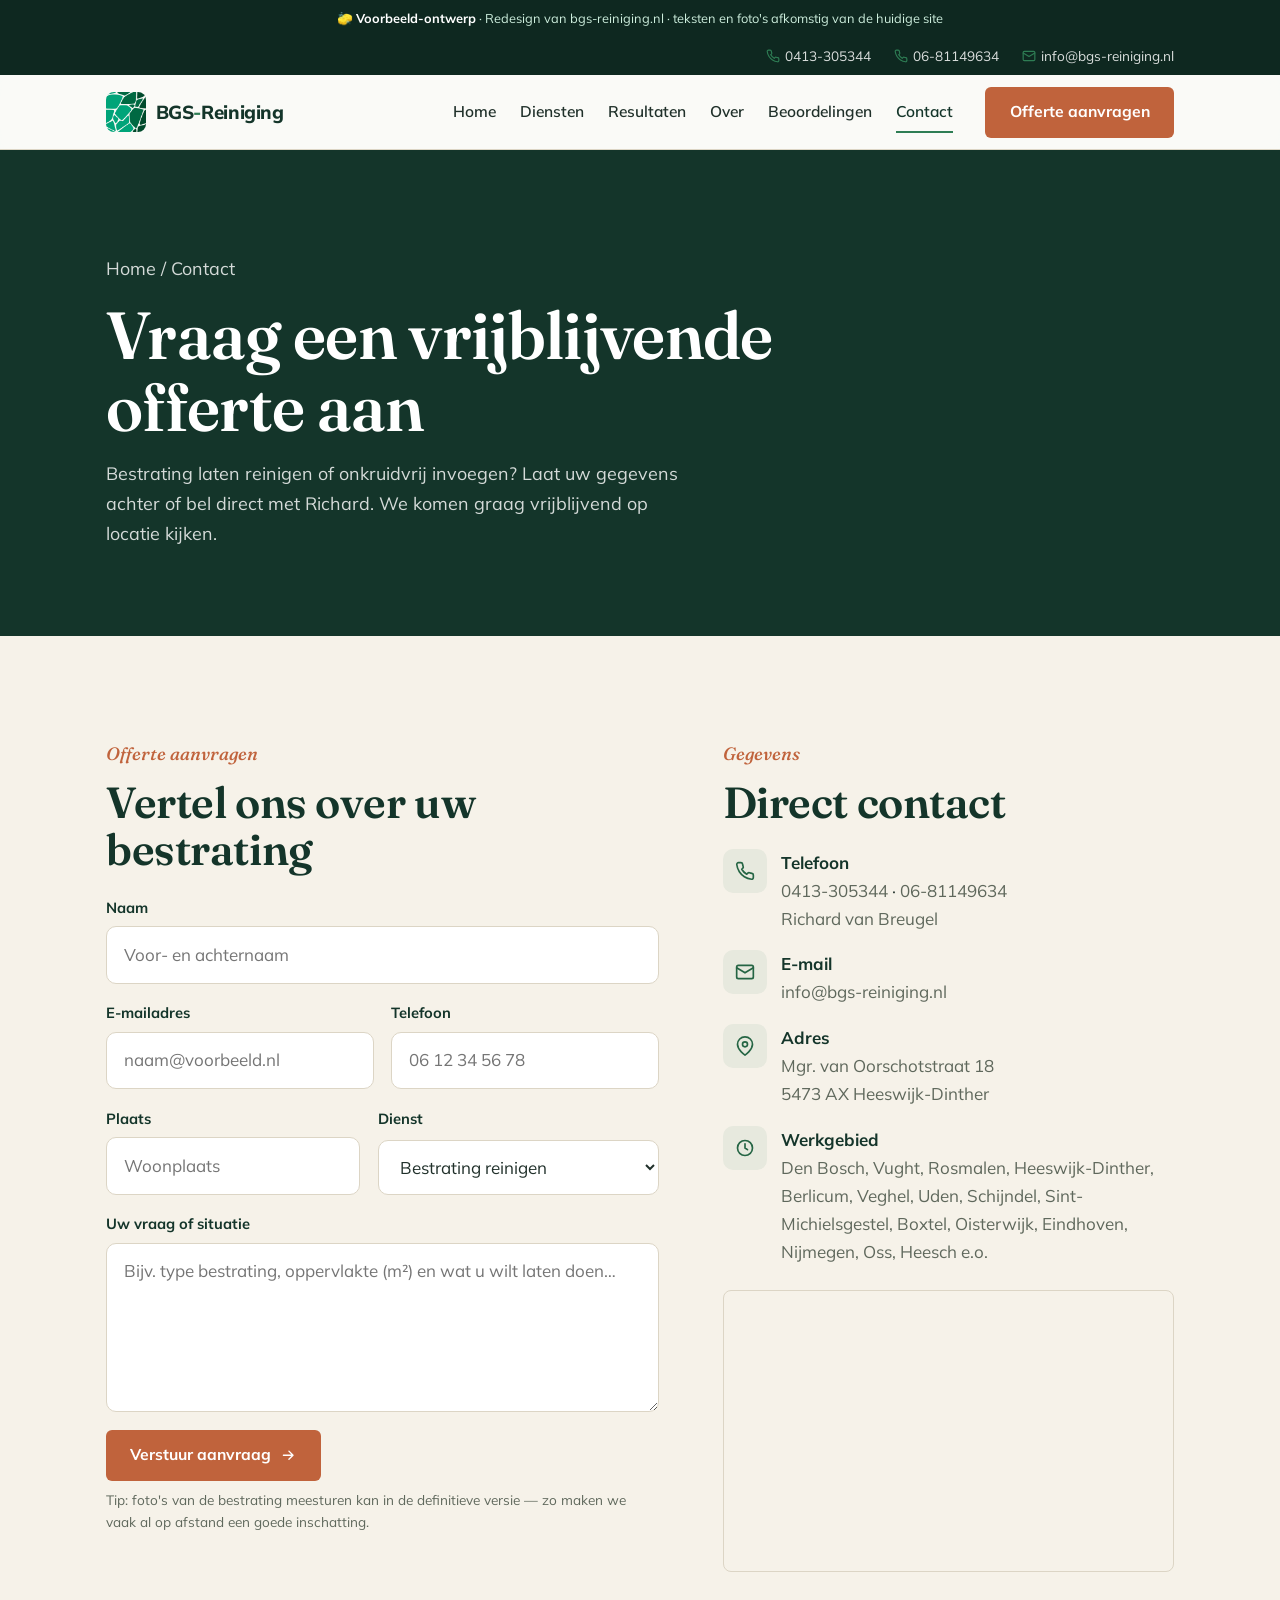
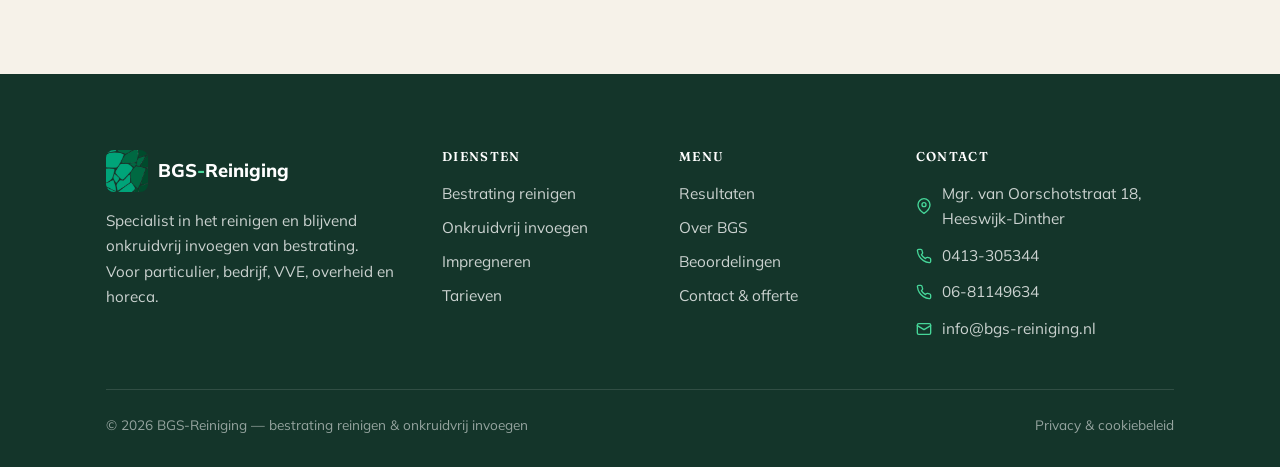
<file: contact.html>
<!DOCTYPE html>
<html lang="nl">
<head>
<meta charset="UTF-8">
<meta name="viewport" content="width=device-width, initial-scale=1">
<title>Contact & offerte aanvragen — bestrating reinigen | BGS Reiniging</title>
<meta name="description" content="Vraag vrijblijvend een offerte aan voor het reinigen en onkruidvrij invoegen van uw bestrating. Bel 0413-305344 of mail info@bgs-reiniging.nl.">
<link rel="canonical" href="https://bgs-reiniging.nl/contact.html">
<meta name="robots" content="index, follow, max-image-preview:large">
<meta name="geo.region" content="NL-NB">
<meta name="geo.placename" content="Heeswijk-Dinther">
<meta property="og:type" content="website">
<meta property="og:locale" content="nl_NL">
<meta property="og:site_name" content="BGS-Reiniging">
<meta property="og:title" content="Contact & offerte aanvragen — bestrating reinigen | BGS Reiniging">
<meta property="og:description" content="Vraag vrijblijvend een offerte aan voor het reinigen en onkruidvrij invoegen van uw bestrating. Bel 0413-305344 of mail info@bgs-reiniging.nl.">
<meta property="og:url" content="https://bgs-reiniging.nl/contact.html">
<meta property="og:image" content="https://bgs-reiniging.nl/wp-content/uploads/2025/05/BGS-Reiniging-Onkruidvrije-Bestrating-Bedrijfsbus-e1748092459203.jpg">
<meta name="twitter:card" content="summary_large_image">
<link rel="icon" type="image/svg+xml" href="assets/img/favicon.svg">
<link rel="preconnect" href="https://fonts.googleapis.com">
<link rel="preconnect" href="https://fonts.gstatic.com" crossorigin>
<link href="https://fonts.googleapis.com/css2?family=Fraunces:opsz,wght@9..144,400;9..144,500;9..144,600;9..144,700&family=Mulish:wght@400;500;600;700&display=swap" rel="stylesheet">
<link rel="stylesheet" href="assets/css/styles.css">
</head>
<body>
<div class="preview-flag">🧽 <b>Voorbeeld-ontwerp</b> &middot; Redesign van bgs-reiniging.nl &middot; teksten en foto's afkomstig van de huidige site</div>
<div class="site-top">
<div class="topbar">
  <div class="container">
    <a href="tel:0413305344"><svg viewBox="0 0 24 24" fill="none" stroke="currentColor" stroke-width="2" stroke-linecap="round" stroke-linejoin="round"><path d="M22 16.92v3a2 2 0 0 1-2.18 2 19.79 19.79 0 0 1-8.63-3.07 19.5 19.5 0 0 1-6-6 19.79 19.79 0 0 1-3.07-8.67A2 2 0 0 1 4.11 2h3a2 2 0 0 1 2 1.72c.13.96.36 1.9.7 2.81a2 2 0 0 1-.45 2.11L8.09 9.91a16 16 0 0 0 6 6l1.27-1.27a2 2 0 0 1 2.11-.45c.9.34 1.85.57 2.81.7A2 2 0 0 1 22 16.92z"/></svg> 0413-305344</a>
    <a href="tel:0681149634"><svg viewBox="0 0 24 24" fill="none" stroke="currentColor" stroke-width="2" stroke-linecap="round" stroke-linejoin="round"><path d="M22 16.92v3a2 2 0 0 1-2.18 2 19.79 19.79 0 0 1-8.63-3.07 19.5 19.5 0 0 1-6-6 19.79 19.79 0 0 1-3.07-8.67A2 2 0 0 1 4.11 2h3a2 2 0 0 1 2 1.72c.13.96.36 1.9.7 2.81a2 2 0 0 1-.45 2.11L8.09 9.91a16 16 0 0 0 6 6l1.27-1.27a2 2 0 0 1 2.11-.45c.9.34 1.85.57 2.81.7A2 2 0 0 1 22 16.92z"/></svg> 06-81149634</a>
    <a href="mailto:info@bgs-reiniging.nl"><svg viewBox="0 0 24 24" fill="none" stroke="currentColor" stroke-width="2" stroke-linecap="round" stroke-linejoin="round"><rect x="2" y="4" width="20" height="16" rx="2"/><path d="m22 7-10 6L2 7"/></svg> info@bgs-reiniging.nl</a>
  </div>
</div>

<header class="site-header">
  <div class="container nav">
    <a href="index.html" class="brand" aria-label="BGS-Reiniging — home"><img src="assets/img/logo.png" alt=""><b>BGS<span>-</span>Reiniging</b></a>
    <nav class="nav-links" aria-label="Hoofdmenu">
      <a href="index.html">Home</a>
      <a href="diensten.html">Diensten</a>
      <a href="resultaten.html">Resultaten</a>
      <a href="over.html">Over</a>
      <a href="beoordelingen.html">Beoordelingen</a>
      <a href="contact.html" class="is-active">Contact</a>
      <a href="contact.html" class="btn btn--primary">Offerte aanvragen</a>
    </nav>
    <div class="nav-cta">
      <a href="contact.html" class="btn btn--primary">Offerte aanvragen</a>
    </div>
    <button class="nav-toggle" aria-label="Menu openen" aria-expanded="false"><span></span></button>
  </div>
</header>
</div>
<section class="page-hero">
  <div class="container">
    <p class="breadcrumb"><a href="index.html">Home</a> / Contact</p>
    <h1>Vraag een vrijblijvende offerte aan</h1>
    <p>Bestrating laten reinigen of onkruidvrij invoegen? Laat uw gegevens achter of bel direct met Richard. We komen graag vrijblijvend op locatie kijken.</p>
  </div>
</section>

<section class="section bg-paper">
  <div class="container">
    <div class="contact-grid">
      <div class="reveal">
        <span class="eyebrow">Offerte aanvragen</span>
        <h2 style="font-size:var(--h2);margin-bottom:1.4rem">Vertel ons over uw bestrating</h2>
        <form data-demo novalidate>
          <div class="field"><label for="naam">Naam</label><input id="naam" name="naam" type="text" placeholder="Voor- en achternaam" required></div>
          <div class="field--row">
            <div class="field"><label for="email">E-mailadres</label><input id="email" name="email" type="email" placeholder="naam@voorbeeld.nl" required></div>
            <div class="field"><label for="tel">Telefoon</label><input id="tel" name="tel" type="tel" placeholder="06 12 34 56 78"></div>
          </div>
          <div class="field--row">
            <div class="field"><label for="plaats">Plaats</label><input id="plaats" name="plaats" type="text" placeholder="Woonplaats"></div>
            <div class="field"><label for="dienst">Dienst</label><select id="dienst" name="dienst">
              <option>Bestrating reinigen</option><option>Onkruidvrij invoegen</option><option>Impregneren</option><option>Combinatie / weet ik nog niet</option>
            </select></div>
          </div>
          <div class="field"><label for="bericht">Uw vraag of situatie</label><textarea id="bericht" name="bericht" rows="5" placeholder="Bijv. type bestrating, oppervlakte (m²) en wat u wilt laten doen…"></textarea></div>
          <button type="submit" class="btn btn--primary">Verstuur aanvraag <svg viewBox="0 0 24 24" fill="none" stroke="currentColor" stroke-width="2" stroke-linecap="round" stroke-linejoin="round"><path d="M5 12h14M13 6l6 6-6 6"/></svg></button>
          <p class="form-result" hidden>✓ Bedankt! Dit is een voorbeeldformulier — in de definitieve site komt uw aanvraag netjes binnen per e-mail.</p>
          <p class="form-note">Tip: foto's van de bestrating meesturen kan in de definitieve versie — zo maken we vaak al op afstand een goede inschatting.</p>
        </form>
      </div>
      <div class="reveal">
        <span class="eyebrow">Gegevens</span>
        <h2 style="font-size:var(--h2);margin-bottom:1.4rem">Direct contact</h2>
        <div class="contact-info">
          <div class="row"><span class="ico"><svg viewBox="0 0 24 24" fill="none" stroke="currentColor" stroke-width="2" stroke-linecap="round" stroke-linejoin="round"><path d="M22 16.92v3a2 2 0 0 1-2.18 2 19.79 19.79 0 0 1-8.63-3.07 19.5 19.5 0 0 1-6-6 19.79 19.79 0 0 1-3.07-8.67A2 2 0 0 1 4.11 2h3a2 2 0 0 1 2 1.72c.13.96.36 1.9.7 2.81a2 2 0 0 1-.45 2.11L8.09 9.91a16 16 0 0 0 6 6l1.27-1.27a2 2 0 0 1 2.11-.45c.9.34 1.85.57 2.81.7A2 2 0 0 1 22 16.92z"/></svg></span><div><b>Telefoon</b><a href="tel:0413305344">0413-305344</a> &middot; <a href="tel:0681149634">06-81149634</a><br><span>Richard van Breugel</span></div></div>
          <div class="row"><span class="ico"><svg viewBox="0 0 24 24" fill="none" stroke="currentColor" stroke-width="2" stroke-linecap="round" stroke-linejoin="round"><rect x="2" y="4" width="20" height="16" rx="2"/><path d="m22 7-10 6L2 7"/></svg></span><div><b>E-mail</b><a href="mailto:info@bgs-reiniging.nl">info@bgs-reiniging.nl</a></div></div>
          <div class="row"><span class="ico"><svg viewBox="0 0 24 24" fill="none" stroke="currentColor" stroke-width="2" stroke-linecap="round" stroke-linejoin="round"><path d="M21 10c0 7-9 13-9 13s-9-6-9-13a9 9 0 0 1 18 0z"/><circle cx="12" cy="10" r="3"/></svg></span><div><b>Adres</b><span>Mgr. van Oorschotstraat 18<br>5473 AX Heeswijk-Dinther</span></div></div>
          <div class="row"><span class="ico"><svg viewBox="0 0 24 24" fill="none" stroke="currentColor" stroke-width="2" stroke-linecap="round" stroke-linejoin="round"><circle cx="12" cy="12" r="9"/><path d="M12 7v5l3 2"/></svg></span><div><b>Werkgebied</b><span>Den Bosch, Vught, Rosmalen, Heeswijk-Dinther, Berlicum, Veghel, Uden, Schijndel, Sint-Michielsgestel, Boxtel, Oisterwijk, Eindhoven, Nijmegen, Oss, Heesch e.o.</span></div></div>
        </div>
        <div class="map-embed">
          <iframe title="Locatie BGS-Reiniging" loading="lazy" src="https://www.openstreetmap.org/export/embed.html?bbox=5.4200%2C51.6350%2C5.4700%2C51.6620&amp;layer=mapnik&amp;marker=51.6485%2C5.4450"></iframe>
        </div>
      </div>
    </div>
  </div>
</section>

<footer class="site-footer">
  <div class="container">
    <div class="footer-grid">
      <div>
        <div class="footer-brand"><img src="assets/img/logo.png" alt=""><b>BGS<span>-</span>Reiniging</b></div>
        <p class="about-text">Specialist in het reinigen en blijvend onkruidvrij invoegen van bestrating. Voor particulier, bedrijf, VVE, overheid en horeca.</p>
      </div>
      <div>
        <h4>Diensten</h4>
        <nav class="footer-links">
          <a href="diensten.html#reinigen">Bestrating reinigen</a>
          <a href="diensten.html#onkruidvrij">Onkruidvrij invoegen</a>
          <a href="diensten.html#impregneren">Impregneren</a>
          <a href="diensten.html#tarieven">Tarieven</a>
        </nav>
      </div>
      <div>
        <h4>Menu</h4>
        <nav class="footer-links">
          <a href="resultaten.html">Resultaten</a>
          <a href="over.html">Over BGS</a>
          <a href="beoordelingen.html">Beoordelingen</a>
          <a href="contact.html">Contact &amp; offerte</a>
        </nav>
      </div>
      <div>
        <h4>Contact</h4>
        <div class="footer-contact">
          <span class="row"><svg viewBox="0 0 24 24" fill="none" stroke="currentColor" stroke-width="2" stroke-linecap="round" stroke-linejoin="round"><path d="M21 10c0 7-9 13-9 13s-9-6-9-13a9 9 0 0 1 18 0z"/><circle cx="12" cy="10" r="3"/></svg> Mgr. van Oorschotstraat 18, Heeswijk-Dinther</span>
          <a class="row" href="tel:0413305344"><svg viewBox="0 0 24 24" fill="none" stroke="currentColor" stroke-width="2" stroke-linecap="round" stroke-linejoin="round"><path d="M22 16.92v3a2 2 0 0 1-2.18 2 19.79 19.79 0 0 1-8.63-3.07 19.5 19.5 0 0 1-6-6 19.79 19.79 0 0 1-3.07-8.67A2 2 0 0 1 4.11 2h3a2 2 0 0 1 2 1.72c.13.96.36 1.9.7 2.81a2 2 0 0 1-.45 2.11L8.09 9.91a16 16 0 0 0 6 6l1.27-1.27a2 2 0 0 1 2.11-.45c.9.34 1.85.57 2.81.7A2 2 0 0 1 22 16.92z"/></svg> 0413-305344</a>
          <a class="row" href="tel:0681149634"><svg viewBox="0 0 24 24" fill="none" stroke="currentColor" stroke-width="2" stroke-linecap="round" stroke-linejoin="round"><path d="M22 16.92v3a2 2 0 0 1-2.18 2 19.79 19.79 0 0 1-8.63-3.07 19.5 19.5 0 0 1-6-6 19.79 19.79 0 0 1-3.07-8.67A2 2 0 0 1 4.11 2h3a2 2 0 0 1 2 1.72c.13.96.36 1.9.7 2.81a2 2 0 0 1-.45 2.11L8.09 9.91a16 16 0 0 0 6 6l1.27-1.27a2 2 0 0 1 2.11-.45c.9.34 1.85.57 2.81.7A2 2 0 0 1 22 16.92z"/></svg> 06-81149634</a>
          <a class="row" href="mailto:info@bgs-reiniging.nl"><svg viewBox="0 0 24 24" fill="none" stroke="currentColor" stroke-width="2" stroke-linecap="round" stroke-linejoin="round"><rect x="2" y="4" width="20" height="16" rx="2"/><path d="m22 7-10 6L2 7"/></svg> info@bgs-reiniging.nl</a>
        </div>
      </div>
    </div>
    <div class="footer-bottom">
      <span>© <span data-year>2026</span> BGS-Reiniging — bestrating reinigen &amp; onkruidvrij invoegen</span>
      <span><a href="#">Privacy &amp; cookiebeleid</a></span>
    </div>
  </div>
</footer>

<script src="assets/js/main.js"></script>
</body>
</html>
</file>
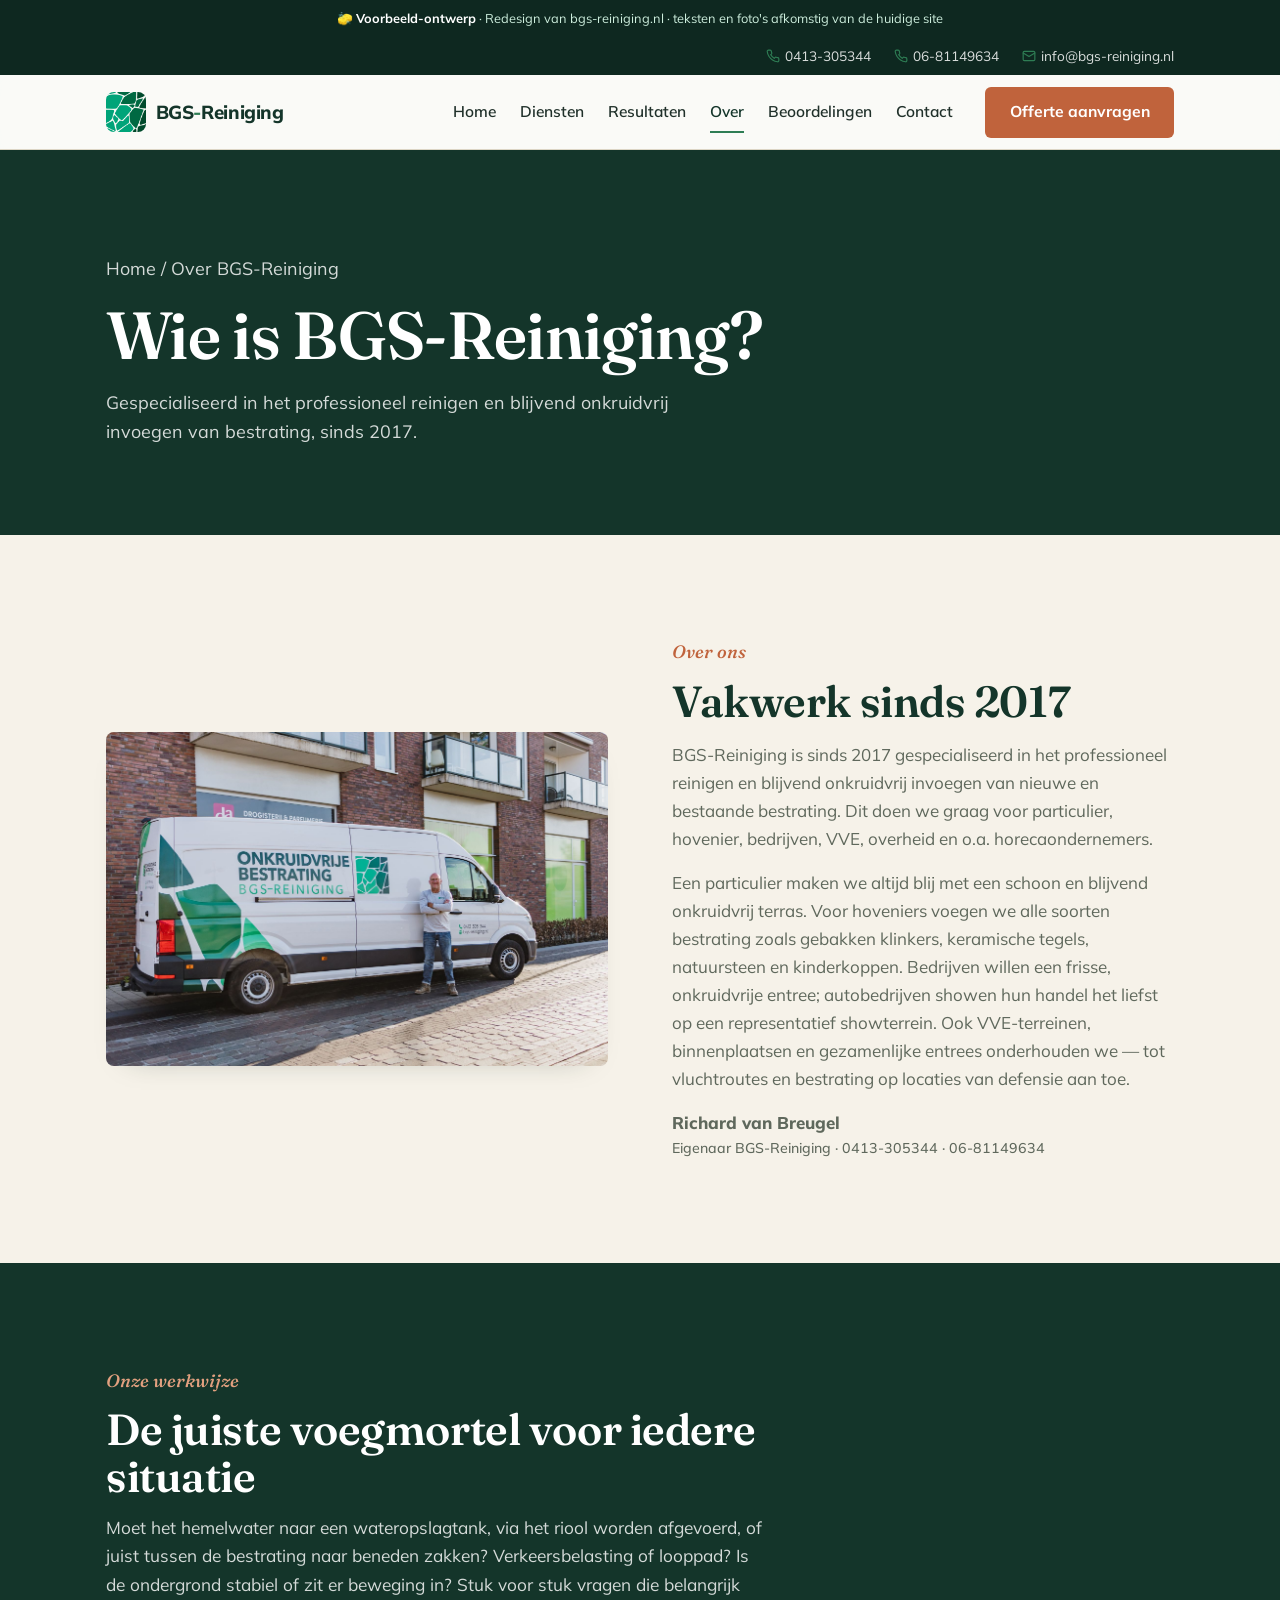
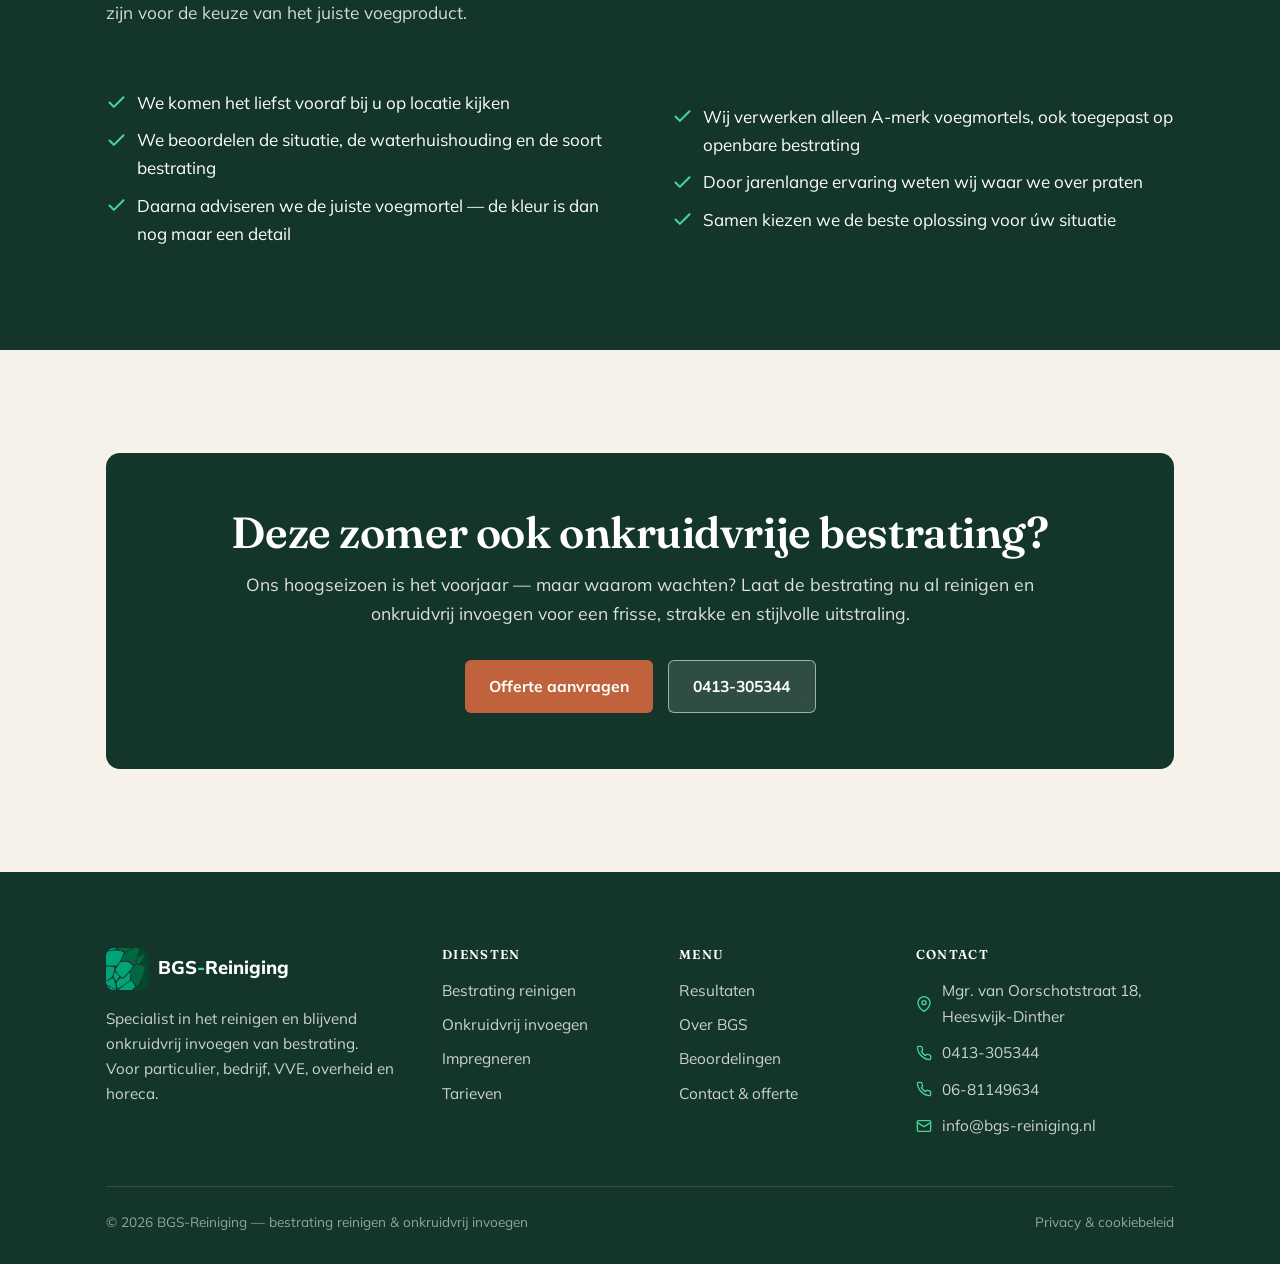
<file: over.html>
<!DOCTYPE html>
<html lang="nl">
<head>
<meta charset="UTF-8">
<meta name="viewport" content="width=device-width, initial-scale=1">
<title>Over BGS-Reiniging — specialist onkruidvrije bestrating sinds 2017</title>
<meta name="description" content="BGS-Reiniging is sinds 2017 specialist in het reinigen en blijvend onkruidvrij invoegen van bestrating. Eigenaar Richard van Breugel.">
<link rel="canonical" href="https://bgs-reiniging.nl/over.html">
<meta name="robots" content="index, follow, max-image-preview:large">
<meta name="geo.region" content="NL-NB">
<meta name="geo.placename" content="Heeswijk-Dinther">
<meta property="og:type" content="website">
<meta property="og:locale" content="nl_NL">
<meta property="og:site_name" content="BGS-Reiniging">
<meta property="og:title" content="Over BGS-Reiniging — specialist onkruidvrije bestrating sinds 2017">
<meta property="og:description" content="BGS-Reiniging is sinds 2017 specialist in het reinigen en blijvend onkruidvrij invoegen van bestrating. Eigenaar Richard van Breugel.">
<meta property="og:url" content="https://bgs-reiniging.nl/over.html">
<meta property="og:image" content="https://bgs-reiniging.nl/wp-content/uploads/2025/05/BGS-Reiniging-Onkruidvrije-Bestrating-Bedrijfsbus-e1748092459203.jpg">
<meta name="twitter:card" content="summary_large_image">
<link rel="icon" type="image/svg+xml" href="assets/img/favicon.svg">
<link rel="preconnect" href="https://fonts.googleapis.com">
<link rel="preconnect" href="https://fonts.gstatic.com" crossorigin>
<link href="https://fonts.googleapis.com/css2?family=Fraunces:opsz,wght@9..144,400;9..144,500;9..144,600;9..144,700&family=Mulish:wght@400;500;600;700&display=swap" rel="stylesheet">
<link rel="stylesheet" href="assets/css/styles.css">
</head>
<body>
<div class="preview-flag">🧽 <b>Voorbeeld-ontwerp</b> &middot; Redesign van bgs-reiniging.nl &middot; teksten en foto's afkomstig van de huidige site</div>
<div class="site-top">
<div class="topbar">
  <div class="container">
    <a href="tel:0413305344"><svg viewBox="0 0 24 24" fill="none" stroke="currentColor" stroke-width="2" stroke-linecap="round" stroke-linejoin="round"><path d="M22 16.92v3a2 2 0 0 1-2.18 2 19.79 19.79 0 0 1-8.63-3.07 19.5 19.5 0 0 1-6-6 19.79 19.79 0 0 1-3.07-8.67A2 2 0 0 1 4.11 2h3a2 2 0 0 1 2 1.72c.13.96.36 1.9.7 2.81a2 2 0 0 1-.45 2.11L8.09 9.91a16 16 0 0 0 6 6l1.27-1.27a2 2 0 0 1 2.11-.45c.9.34 1.85.57 2.81.7A2 2 0 0 1 22 16.92z"/></svg> 0413-305344</a>
    <a href="tel:0681149634"><svg viewBox="0 0 24 24" fill="none" stroke="currentColor" stroke-width="2" stroke-linecap="round" stroke-linejoin="round"><path d="M22 16.92v3a2 2 0 0 1-2.18 2 19.79 19.79 0 0 1-8.63-3.07 19.5 19.5 0 0 1-6-6 19.79 19.79 0 0 1-3.07-8.67A2 2 0 0 1 4.11 2h3a2 2 0 0 1 2 1.72c.13.96.36 1.9.7 2.81a2 2 0 0 1-.45 2.11L8.09 9.91a16 16 0 0 0 6 6l1.27-1.27a2 2 0 0 1 2.11-.45c.9.34 1.85.57 2.81.7A2 2 0 0 1 22 16.92z"/></svg> 06-81149634</a>
    <a href="mailto:info@bgs-reiniging.nl"><svg viewBox="0 0 24 24" fill="none" stroke="currentColor" stroke-width="2" stroke-linecap="round" stroke-linejoin="round"><rect x="2" y="4" width="20" height="16" rx="2"/><path d="m22 7-10 6L2 7"/></svg> info@bgs-reiniging.nl</a>
  </div>
</div>

<header class="site-header">
  <div class="container nav">
    <a href="index.html" class="brand" aria-label="BGS-Reiniging — home"><img src="assets/img/logo.png" alt=""><b>BGS<span>-</span>Reiniging</b></a>
    <nav class="nav-links" aria-label="Hoofdmenu">
      <a href="index.html">Home</a>
      <a href="diensten.html">Diensten</a>
      <a href="resultaten.html">Resultaten</a>
      <a href="over.html" class="is-active">Over</a>
      <a href="beoordelingen.html">Beoordelingen</a>
      <a href="contact.html">Contact</a>
      <a href="contact.html" class="btn btn--primary">Offerte aanvragen</a>
    </nav>
    <div class="nav-cta">
      <a href="contact.html" class="btn btn--primary">Offerte aanvragen</a>
    </div>
    <button class="nav-toggle" aria-label="Menu openen" aria-expanded="false"><span></span></button>
  </div>
</header>
</div>
<section class="page-hero">
  <div class="container">
    <p class="breadcrumb"><a href="index.html">Home</a> / Over BGS-Reiniging</p>
    <h1>Wie is BGS-Reiniging?</h1>
    <p>Gespecialiseerd in het professioneel reinigen en blijvend onkruidvrij invoegen van bestrating, sinds 2017.</p>
  </div>
</section>

<section class="section bg-paper">
  <div class="container">
    <div class="split reveal">
      <div class="split__media"><img src="assets/img/richard.jpg" alt="Richard van Breugel, eigenaar van BGS-Reiniging"></div>
      <div>
        <span class="eyebrow">Over ons</span>
        <h2>Vakwerk sinds 2017</h2>
        <p>BGS-Reiniging is sinds 2017 gespecialiseerd in het professioneel reinigen en blijvend onkruidvrij invoegen van nieuwe en bestaande bestrating. Dit doen we graag voor particulier, hovenier, bedrijven, VVE, overheid en o.a. horecaondernemers.</p>
        <p>Een particulier maken we altijd blij met een schoon en blijvend onkruidvrij terras. Voor hoveniers voegen we alle soorten bestrating zoals gebakken klinkers, keramische tegels, natuursteen en kinderkoppen. Bedrijven willen een frisse, onkruidvrije entree; autobedrijven showen hun handel het liefst op een representatief showterrein. Ook VVE-terreinen, binnenplaatsen en gezamenlijke entrees onderhouden we — tot vluchtroutes en bestrating op locaties van defensie aan toe.</p>
        <p class="signature">Richard van Breugel<small>Eigenaar BGS-Reiniging &middot; 0413-305344 &middot; 06-81149634</small></p>
      </div>
    </div>
  </div>
</section>

<section class="section bg-forest">
  <div class="container">
    <div class="section-head reveal">
      <span class="eyebrow">Onze werkwijze</span>
      <h2>De juiste voegmortel voor iedere situatie</h2>
      <p>Moet het hemelwater naar een wateropslagtank, via het riool worden afgevoerd, of juist tussen de bestrating naar beneden zakken? Verkeersbelasting of looppad? Is de ondergrond stabiel of zit er beweging in? Stuk voor stuk vragen die belangrijk zijn voor de keuze van het juiste voegproduct.</p>
    </div>
    <div class="split" style="margin-top:2.4rem">
      <div>
        <ul class="feats">
          <li><svg viewBox="0 0 24 24" fill="none" stroke="currentColor" stroke-width="2.4" stroke-linecap="round" stroke-linejoin="round"><path d="M20 6 9 17l-5-5"/></svg> We komen het liefst vooraf bij u op locatie kijken</li>
          <li><svg viewBox="0 0 24 24" fill="none" stroke="currentColor" stroke-width="2.4" stroke-linecap="round" stroke-linejoin="round"><path d="M20 6 9 17l-5-5"/></svg> We beoordelen de situatie, de waterhuishouding en de soort bestrating</li>
          <li><svg viewBox="0 0 24 24" fill="none" stroke="currentColor" stroke-width="2.4" stroke-linecap="round" stroke-linejoin="round"><path d="M20 6 9 17l-5-5"/></svg> Daarna adviseren we de juiste voegmortel — de kleur is dan nog maar een detail</li>
        </ul>
      </div>
      <div>
        <ul class="feats">
          <li><svg viewBox="0 0 24 24" fill="none" stroke="currentColor" stroke-width="2.4" stroke-linecap="round" stroke-linejoin="round"><path d="M20 6 9 17l-5-5"/></svg> Wij verwerken alleen A-merk voegmortels, ook toegepast op openbare bestrating</li>
          <li><svg viewBox="0 0 24 24" fill="none" stroke="currentColor" stroke-width="2.4" stroke-linecap="round" stroke-linejoin="round"><path d="M20 6 9 17l-5-5"/></svg> Door jarenlange ervaring weten wij waar we over praten</li>
          <li><svg viewBox="0 0 24 24" fill="none" stroke="currentColor" stroke-width="2.4" stroke-linecap="round" stroke-linejoin="round"><path d="M20 6 9 17l-5-5"/></svg> Samen kiezen we de beste oplossing voor úw situatie</li>
        </ul>
      </div>
    </div>
  </div>
</section>

<section class="section bg-paper" style="padding-top:0;margin-top:clamp(60px,8vw,110px)">
  <div class="container">
    <div class="cta reveal">
      <h2>Deze zomer ook onkruidvrije bestrating?</h2>
      <p>Ons hoogseizoen is het voorjaar — maar waarom wachten? Laat de bestrating nu al reinigen en onkruidvrij invoegen voor een frisse, strakke en stijlvolle uitstraling.</p>
      <div class="cta__row">
        <a href="contact.html" class="btn btn--primary">Offerte aanvragen</a>
        <a href="tel:0413305344" class="btn btn--ghost">0413-305344</a>
      </div>
    </div>
  </div>
</section>

<footer class="site-footer">
  <div class="container">
    <div class="footer-grid">
      <div>
        <div class="footer-brand"><img src="assets/img/logo.png" alt=""><b>BGS<span>-</span>Reiniging</b></div>
        <p class="about-text">Specialist in het reinigen en blijvend onkruidvrij invoegen van bestrating. Voor particulier, bedrijf, VVE, overheid en horeca.</p>
      </div>
      <div>
        <h4>Diensten</h4>
        <nav class="footer-links">
          <a href="diensten.html#reinigen">Bestrating reinigen</a>
          <a href="diensten.html#onkruidvrij">Onkruidvrij invoegen</a>
          <a href="diensten.html#impregneren">Impregneren</a>
          <a href="diensten.html#tarieven">Tarieven</a>
        </nav>
      </div>
      <div>
        <h4>Menu</h4>
        <nav class="footer-links">
          <a href="resultaten.html">Resultaten</a>
          <a href="over.html">Over BGS</a>
          <a href="beoordelingen.html">Beoordelingen</a>
          <a href="contact.html">Contact &amp; offerte</a>
        </nav>
      </div>
      <div>
        <h4>Contact</h4>
        <div class="footer-contact">
          <span class="row"><svg viewBox="0 0 24 24" fill="none" stroke="currentColor" stroke-width="2" stroke-linecap="round" stroke-linejoin="round"><path d="M21 10c0 7-9 13-9 13s-9-6-9-13a9 9 0 0 1 18 0z"/><circle cx="12" cy="10" r="3"/></svg> Mgr. van Oorschotstraat 18, Heeswijk-Dinther</span>
          <a class="row" href="tel:0413305344"><svg viewBox="0 0 24 24" fill="none" stroke="currentColor" stroke-width="2" stroke-linecap="round" stroke-linejoin="round"><path d="M22 16.92v3a2 2 0 0 1-2.18 2 19.79 19.79 0 0 1-8.63-3.07 19.5 19.5 0 0 1-6-6 19.79 19.79 0 0 1-3.07-8.67A2 2 0 0 1 4.11 2h3a2 2 0 0 1 2 1.72c.13.96.36 1.9.7 2.81a2 2 0 0 1-.45 2.11L8.09 9.91a16 16 0 0 0 6 6l1.27-1.27a2 2 0 0 1 2.11-.45c.9.34 1.85.57 2.81.7A2 2 0 0 1 22 16.92z"/></svg> 0413-305344</a>
          <a class="row" href="tel:0681149634"><svg viewBox="0 0 24 24" fill="none" stroke="currentColor" stroke-width="2" stroke-linecap="round" stroke-linejoin="round"><path d="M22 16.92v3a2 2 0 0 1-2.18 2 19.79 19.79 0 0 1-8.63-3.07 19.5 19.5 0 0 1-6-6 19.79 19.79 0 0 1-3.07-8.67A2 2 0 0 1 4.11 2h3a2 2 0 0 1 2 1.72c.13.96.36 1.9.7 2.81a2 2 0 0 1-.45 2.11L8.09 9.91a16 16 0 0 0 6 6l1.27-1.27a2 2 0 0 1 2.11-.45c.9.34 1.85.57 2.81.7A2 2 0 0 1 22 16.92z"/></svg> 06-81149634</a>
          <a class="row" href="mailto:info@bgs-reiniging.nl"><svg viewBox="0 0 24 24" fill="none" stroke="currentColor" stroke-width="2" stroke-linecap="round" stroke-linejoin="round"><rect x="2" y="4" width="20" height="16" rx="2"/><path d="m22 7-10 6L2 7"/></svg> info@bgs-reiniging.nl</a>
        </div>
      </div>
    </div>
    <div class="footer-bottom">
      <span>© <span data-year>2026</span> BGS-Reiniging — bestrating reinigen &amp; onkruidvrij invoegen</span>
      <span><a href="#">Privacy &amp; cookiebeleid</a></span>
    </div>
  </div>
</footer>

<script src="assets/js/main.js"></script>
</body>
</html>
</file>
<file: assets/css/styles.css>
/* ===========================================================
   BGS Reiniging — redesign (preview)
   Sfeer: fris & clean, vertrouwd · merkgroen · modern & helder
   =========================================================== */

/* ---------- Tokens ---------- */
:root {
  --emerald:   #2E7D54;   /* gedempt natuurlijk groen       */
  --emerald-600:#256544;  /* hover                          */
  --forest:    #14352A;   /* diep groen koppen / footer     */
  --forest-700:#0E2820;
  --clay:      #C0633C;   /* warm klei/terracotta accent    */
  --mint:      #E7E9DE;   /* zachte salie-sectie            */
  --paper:     #F6F2E9;   /* warm papierwit                 */
  --ink:       #20302A;   /* bodytekst                      */
  --muted:     #5F685C;   /* secundaire tekst               */
  --line:      #DCD5C5;   /* warme hairline-rand            */
  --amber:     #C8923A;   /* sterren / review-accent        */
  --white:     #ffffff;

  --radius:    8px;
  --radius-sm: 5px;
  --radius-lg: 14px;
  --shadow:    0 12px 30px -24px rgba(20, 40, 30, .4);
  --shadow-sm: none;

  --maxw: 1180px;
  --gutter: clamp(20px, 5vw, 56px);

  --font:         "Mulish", system-ui, -apple-system, "Segoe UI", Roboto, sans-serif;
  --font-display: "Fraunces", Georgia, "Times New Roman", serif;
  --h1: clamp(2.4rem, 5.2vw, 4.2rem);
  --h2: clamp(1.9rem, 3.4vw, 2.85rem);
  --h3: clamp(1.25rem, 1.8vw, 1.55rem);

  --ease: cubic-bezier(.4, 0, .2, 1);
}

/* ---------- Reset ---------- */
*, *::before, *::after { box-sizing: border-box; }
* { margin: 0; }
html { scroll-behavior: smooth; -webkit-text-size-adjust: 100%; }
html, body { overflow-x: hidden; max-width: 100%; }
body {
  font-family: var(--font);
  color: var(--ink);
  background: var(--paper);
  line-height: 1.65;
  font-size: 1.0625rem;
  -webkit-font-smoothing: antialiased;
  text-rendering: optimizeLegibility;
}
img, svg, video { display: block; max-width: 100%; }
img { height: auto; }
a { color: inherit; text-decoration: none; }
ul { list-style: none; padding: 0; }
button { font: inherit; cursor: pointer; border: 0; background: none; }
h1, h2, h3, h4 {
  font-family: var(--font-display);
  color: var(--forest);
  line-height: 1.08;
  letter-spacing: -.01em;
  font-weight: 600;
}

/* ---------- Layout helpers ---------- */
.container { width: 100%; max-width: var(--maxw); margin-inline: auto; padding-inline: var(--gutter); }
.section { padding-block: clamp(60px, 8vw, 110px); }
.section--tight { padding-block: clamp(44px, 6vw, 72px); }
.bg-mint  { background: var(--mint); }
.bg-paper { background: var(--paper); }
.bg-forest{ background: var(--forest); color: #fff; }

.eyebrow {
  display: inline-flex; align-items: center; gap: .55em;
  font-family: var(--font-display); font-style: italic;
  text-transform: none; letter-spacing: 0;
  font-size: 1.12rem; font-weight: 500; color: var(--clay);
  margin-bottom: .7rem;
}
.eyebrow::before { display: none; }
.eyebrow--center { justify-content: center; }
.bg-forest .eyebrow { color: #E2A07F; }

.section-head { max-width: 660px; }
.section-head--center { margin-inline: auto; text-align: center; }
.section-head h2 { font-size: var(--h2); }
.section-head p { color: var(--muted); margin-top: .85rem; font-size: 1.08rem; }
.bg-forest .section-head h2 { color: #fff; }
.bg-forest .section-head p { color: rgba(255,255,255,.82); }

.lead { font-size: 1.18rem; color: var(--muted); }

/* ---------- Buttons ---------- */
.btn {
  display: inline-flex; align-items: center; justify-content: center; gap: .55em;
  padding: .8em 1.55em; border-radius: 6px;
  font-weight: 700; font-size: .98rem;
  transition: transform .18s var(--ease), background .18s var(--ease), box-shadow .18s var(--ease), color .18s var(--ease), border-color .18s var(--ease);
  white-space: nowrap;
}
.btn svg { width: 1.05em; height: 1.05em; }
.btn--primary { background: var(--clay); color: #fff; }
.btn--primary:hover { background: #A8542F; transform: none; }
.btn--dark { background: var(--forest); color: #fff; }
.btn--dark:hover { background: var(--forest-700); transform: translateY(-2px); }
.btn--ghost { background: rgba(255,255,255,.12); color: #fff; border: 1.5px solid rgba(255,255,255,.55); backdrop-filter: blur(4px); }
.btn--ghost:hover { background: rgba(255,255,255,.22); transform: translateY(-2px); }
.btn--outline { border: 1.5px solid var(--line); color: var(--forest); background: #fff; }
.btn--outline:hover { border-color: var(--emerald); color: var(--emerald-600); transform: translateY(-2px); }

.link-arrow { display: inline-flex; align-items: center; gap: .45em; font-weight: 700; color: var(--emerald-600); }
.link-arrow svg { width: 1.1em; height: 1.1em; transition: transform .2s var(--ease); }
.link-arrow:hover svg { transform: translateX(4px); }

/* ---------- Header ---------- */
.topbar { background: var(--forest-700); color: rgba(255,255,255,.85); font-size: .85rem; }
.topbar .container { display: flex; gap: 1.4rem; align-items: center; justify-content: flex-end; height: 38px; flex-wrap: wrap; }
.topbar a { display: inline-flex; align-items: center; gap: .4em; }
.topbar a:hover { color: #fff; }
.topbar svg { width: 14px; height: 14px; color: var(--emerald); }

.site-top { position: sticky; top: 0; z-index: 60; }
.site-header { position: relative; z-index: 50; background: rgba(250,251,249,.9); backdrop-filter: saturate(160%) blur(12px); border-bottom: 1px solid var(--line); }
.nav { display: flex; align-items: center; gap: 2rem; height: 74px; }
.brand { display: flex; align-items: center; gap: .6rem; flex-shrink: 0; }
.brand img { height: 40px; width: auto; border-radius: 8px; }
.brand b { font-weight: 800; color: var(--forest); font-size: 1.18rem; letter-spacing: -.02em; }
.brand b span { color: var(--emerald); }
.nav-links { display: flex; align-items: center; gap: 1.5rem; margin-left: auto; }
.nav-links a { font-weight: 600; font-size: .97rem; color: var(--ink); position: relative; padding-block: .4rem; }
.nav-links a::after { content: ""; position: absolute; left: 0; bottom: -2px; height: 2px; width: 0; background: var(--emerald); transition: width .2s var(--ease); }
.nav-links a:hover::after, .nav-links a.is-active::after { width: 100%; }
.nav-links a.is-active { color: var(--forest); }
.nav-cta { display: flex; align-items: center; gap: .8rem; }
.nav-links > .btn { display: none; }

.nav-toggle { display: none; width: 44px; height: 44px; border-radius: 10px; align-items: center; justify-content: center; margin-left: auto; }
.nav-toggle span, .nav-toggle span::before, .nav-toggle span::after { content: ""; display: block; width: 22px; height: 2px; background: var(--forest); border-radius: 2px; transition: transform .25s var(--ease), opacity .2s var(--ease); }
.nav-toggle span { position: relative; }
.nav-toggle span::before { position: absolute; top: -7px; }
.nav-toggle span::after { position: absolute; top: 7px; }
body.nav-open .nav-toggle span { background: transparent; }
body.nav-open .nav-toggle span::before { transform: translateY(7px) rotate(45deg); }
body.nav-open .nav-toggle span::after { transform: translateY(-7px) rotate(-45deg); }

/* ---------- Hero ---------- */
.hero { position: relative; min-height: clamp(520px, 78vh, 720px); display: flex; align-items: flex-end; color: #fff; overflow: hidden; }
.hero__media { position: absolute; inset: 0; z-index: -2; }
.hero__media img { width: 100%; height: 100%; object-fit: cover; }
.hero::after { content: ""; position: absolute; inset: 0; z-index: -1;
  background: linear-gradient(to top, rgba(6,30,18,.9) 0%, rgba(6,30,18,.5) 45%, rgba(6,30,18,.2) 100%),
              linear-gradient(to right, rgba(6,30,18,.6), rgba(6,30,18,0) 62%); }
.hero .container { padding-bottom: clamp(44px, 6vw, 80px); padding-top: 80px; }
.hero__inner { max-width: 660px; }
.hero h1 { color: #fff; font-size: var(--h1); }
.hero p { font-size: 1.18rem; color: rgba(255,255,255,.92); margin-top: 1.1rem; max-width: 40em; }
.hero__cta { display: flex; flex-wrap: wrap; gap: .9rem; margin-top: 1.9rem; }
.hero__trust { display: flex; align-items: center; gap: .8rem; margin-top: 1.6rem; font-size: .95rem; color: rgba(255,255,255,.9); flex-wrap: wrap; }
.stars { display: inline-flex; gap: 2px; color: var(--amber); }
.stars svg { width: 17px; height: 17px; }

/* ---------- USP strip ---------- */
.usp-row { display: flex; flex-wrap: wrap; justify-content: center; align-items: center; gap: .2rem 0; color: var(--muted); font-weight: 600; font-size: 1.02rem; }
.usp-row li { display: inline-flex; align-items: center; gap: .5em; }
.usp-row li svg { width: 20px; height: 20px; color: var(--emerald); }
.usp-row li::after { content: ""; width: 5px; height: 5px; border-radius: 50%; background: var(--line); margin: 0 1.3rem; }
.usp-row li:last-child::after { display: none; }
@media (max-width: 760px){ .usp-row li::after{ display:none } .usp-row{ flex-direction:column; gap:.7rem; align-items:flex-start } }

/* ---------- Service cards ---------- */
.cards { display: grid; grid-template-columns: repeat(3, 1fr); gap: 1.4rem; margin-top: 2.8rem; }
.card { background: #fff; border: 1px solid var(--line); border-radius: var(--radius); overflow: hidden; display: flex; flex-direction: column; transition: transform .22s var(--ease), box-shadow .22s var(--ease); }
.card:hover { border-color: var(--clay); }
.card__media { aspect-ratio: 16/10; overflow: hidden; background: var(--mint); }
.card__media img { width: 100%; height: 100%; object-fit: cover; transition: transform .5s var(--ease); }
.card:hover .card__media img { transform: scale(1.05); }
.card__body { padding: 1.5rem 1.6rem 1.7rem; display: flex; flex-direction: column; flex-grow: 1; }
.card h3 { font-size: var(--h3); }
.card p { color: var(--muted); font-size: .98rem; margin-top: .55rem; flex-grow: 1; }
.card .link-arrow { margin-top: 1.1rem; }

/* ---------- Before/After ---------- */
.ba-grid { display: grid; grid-template-columns: repeat(2, 1fr); gap: 1.5rem; margin-top: 2.6rem; }
.ba { border-radius: var(--radius); overflow: hidden; border: 1px solid var(--line); background: #fff; }
.ba__viewer { position: relative; aspect-ratio: 4/3; overflow: hidden; user-select: none; }
.ba__viewer img { position: absolute; inset: 0; width: 100%; height: 100%; object-fit: cover; pointer-events: none; }
.ba__after { clip-path: inset(0 0 0 50%); }
.ba__range { position: absolute; inset: 0; width: 100%; height: 100%; margin: 0; opacity: 0; cursor: ew-resize; }
.ba__divider { position: absolute; top: 0; bottom: 0; left: 50%; width: 3px; background: #fff; transform: translateX(-50%); pointer-events: none; box-shadow: 0 0 0 1px rgba(0,0,0,.1); }
.ba__divider::after { content: "‹ ›"; position: absolute; top: 50%; left: 50%; transform: translate(-50%,-50%); background: #fff; color: var(--forest); font-weight: 800; width: 38px; height: 38px; border-radius: 50%; display: grid; place-items: center; box-shadow: var(--shadow-sm); letter-spacing: -1px; }
.ba__tag { position: absolute; top: 12px; padding: .25em .7em; border-radius: 6px; font-size: .72rem; font-weight: 800; text-transform: uppercase; letter-spacing: .06em; color: #fff; }
.ba__tag--before { left: 12px; background: rgba(11,61,36,.8); }
.ba__tag--after { right: 12px; background: var(--emerald); }
.ba__caption { padding: 1rem 1.3rem; font-weight: 600; color: var(--forest); display: flex; align-items: center; gap: .5em; }
.ba__caption span { color: var(--muted); font-weight: 500; font-size: .92rem; }

/* ---------- Reviews ---------- */
.reviews { display: grid; grid-template-columns: repeat(3, 1fr); gap: 1.3rem; margin-top: 2.6rem; }
.review { background: #fff; border: 1px solid var(--line); border-radius: var(--radius); padding: 1.5rem 1.6rem; display: flex; flex-direction: column; }
.review .stars { margin-bottom: .8rem; }
.review p { color: var(--ink); font-size: .98rem; flex-grow: 1; }
.review__by { margin-top: 1.1rem; padding-top: 1rem; border-top: 1px solid var(--line); font-size: .9rem; }
.review__by b { color: var(--forest); display: block; }
.review__by span { color: var(--muted); }
.reviews-cta { text-align: center; margin-top: 2.2rem; }
.review--wide { grid-column: span 3; }

.rating-badge { display: inline-flex; align-items: center; gap: .7rem; background: #fff; border: 1px solid var(--line); border-radius: 999px; padding: .5rem 1.1rem .5rem .6rem; box-shadow: var(--shadow-sm); }
.rating-badge .num { background: var(--forest); color: #fff; font-weight: 800; border-radius: 999px; padding: .2em .7em; font-size: 1.05rem; }
.rating-badge .stars { margin: 0; }
.rating-badge small { color: var(--muted); }

/* ---------- Split / about ---------- */
.split { display: grid; grid-template-columns: 1fr 1fr; gap: clamp(2rem, 5vw, 4.5rem); align-items: center; }
.split--reverse .split__media { order: 2; }
.split__media img { border-radius: var(--radius); box-shadow: var(--shadow); width: 100%; object-fit: cover; }
.split h2 { font-size: var(--h2); }
.split p { color: var(--muted); margin-top: 1rem; }
.bg-forest .split p { color: rgba(255,255,255,.82); }
.feats { margin-top: 1.4rem; display: grid; gap: .6rem; }
.feats li { display: flex; gap: .65rem; align-items: flex-start; }
.feats svg { width: 21px; height: 21px; color: var(--emerald); flex-shrink: 0; margin-top: .2em; }
.bg-forest .feats svg { color: #46d699; }
.signature { margin-top: 1.6rem; font-weight: 800; color: var(--forest); }
.signature small { display: block; font-weight: 500; color: var(--muted); }
.bg-forest .signature { color:#fff } .bg-forest .signature small { color: rgba(255,255,255,.7); }

/* ---------- Stat row ---------- */
.stat-row { display: grid; grid-template-columns: repeat(3,1fr); gap: 1.2rem; margin-top: 2.4rem; }
.stat { background: #fff; border: 1px solid var(--line); border-radius: var(--radius); padding: 1.5rem; text-align: center; }
.stat b { display: block; font-size: 2.1rem; color: var(--emerald-600); line-height: 1; }
.stat span { color: var(--muted); font-size: .94rem; margin-top: .3rem; display: block; }

/* ---------- Region / werkgebied ---------- */
.regions { display: flex; flex-wrap: wrap; gap: .6rem; margin-top: 1.8rem; }
.regions li { background: #fff; border: 1px solid var(--line); border-radius: 999px; padding: .45em 1em; font-size: .92rem; font-weight: 600; color: var(--forest); }
.bg-mint .regions li { background: #fff; }

/* ---------- CTA band ---------- */
.cta { background: var(--forest); color: #fff; border-radius: var(--radius-lg); padding: clamp(2.25rem,5vw,3.5rem); text-align: center; }
.cta h2 { color: #fff; font-size: var(--h2); }
.cta p { margin: .9rem auto 0; max-width: 46em; color: rgba(255,255,255,.85); font-size: 1.1rem; }
.cta__row { display: flex; flex-wrap: wrap; gap: .9rem; justify-content: center; margin-top: 2rem; }

/* ---------- Page hero ---------- */
.page-hero { background: var(--forest); color: #fff; }
.page-hero .container { padding-block: clamp(52px, 7vw, 88px); }
.page-hero h1 { color: #fff; font-size: var(--h1); max-width: 18ch; }
.page-hero p { color: rgba(255,255,255,.82); margin-top: 1rem; max-width: 54ch; font-size: 1.12rem; }
.breadcrumb { font-size: .85rem; color: rgba(255,255,255,.6); margin-bottom: 1rem; }
.breadcrumb a:hover { color: #fff; }

/* ---------- Service detail ---------- */
.detail { display: grid; grid-template-columns: 1fr 1fr; gap: clamp(2rem,5vw,4rem); align-items: center; }
.detail:not(:last-child) { margin-bottom: clamp(3rem,6vw,5.5rem); }
.detail--reverse .detail__media { order: 2; }
.detail__media img { border-radius: var(--radius); box-shadow: var(--shadow); aspect-ratio: 4/3; object-fit: cover; width: 100%; }
.detail h2 { font-size: var(--h2); }
.detail p { color: var(--muted); margin-top: 1rem; }
.pill { display: inline-block; background: var(--mint); color: var(--emerald-600); font-weight: 700; font-size: .82rem; padding: .35em .9em; border-radius: 999px; margin-top: 1.4rem; }

/* ---------- Tarieven ---------- */
.rate-table { margin-top: 2.2rem; width: 100%; border-collapse: collapse; background: #fff; border: 1px solid var(--line); border-radius: var(--radius); overflow: hidden; }
.rate-table th, .rate-table td { text-align: left; padding: 1rem 1.4rem; border-bottom: 1px solid var(--line); }
.rate-table th { background: var(--mint); color: var(--forest); font-size: .85rem; text-transform: uppercase; letter-spacing: .05em; }
.rate-table tr:last-child td { border-bottom: 0; }
.rate-table td:last-child { font-weight: 800; color: var(--forest); white-space: nowrap; }
.rate-note { color: var(--muted); font-size: .92rem; margin-top: 1rem; }

/* ---------- Contact ---------- */
.contact-grid { display: grid; grid-template-columns: 1fr 1fr; gap: clamp(2rem,5vw,4rem); align-items: start; }
.field { display: grid; gap: .4rem; margin-bottom: 1.1rem; }
.field label { font-weight: 700; font-size: .92rem; color: var(--forest); }
.field input, .field textarea, .field select { font: inherit; padding: .8em 1em; border: 1.5px solid var(--line); border-radius: 10px; background: #fff; color: var(--ink); transition: border-color .15s var(--ease), box-shadow .15s var(--ease); }
.field input:focus, .field textarea:focus, .field select:focus { outline: none; border-color: var(--emerald); box-shadow: 0 0 0 3px rgba(26,151,104,.18); }
.field--row { display: grid; grid-template-columns: 1fr 1fr; gap: 1.1rem; }
.contact-info { display: grid; gap: 1.1rem; }
.contact-info .row { display: flex; gap: .9rem; align-items: flex-start; }
.contact-info .ico { width: 44px; height: 44px; border-radius: 10px; background: var(--mint); color: var(--emerald-600); display: grid; place-items: center; flex-shrink: 0; }
.contact-info .ico svg { width: 20px; height: 20px; }
.contact-info b { color: var(--forest); display: block; }
.contact-info a, .contact-info span { color: var(--muted); }
.map-embed { margin-top: 1.5rem; border-radius: var(--radius); overflow: hidden; border: 1px solid var(--line); }
.map-embed iframe { width: 100%; height: 280px; border: 0; display: block; }
.form-note { font-size: .85rem; color: var(--muted); margin-top: .5rem; }
.form-result { margin-top: 1.2rem; padding: 1rem 1.2rem; background: var(--mint); border-radius: 10px; color: var(--forest); font-weight: 700; }

/* ---------- Footer ---------- */
.site-footer { background: var(--forest); color: rgba(255,255,255,.78); padding-block: clamp(48px,7vw,76px) 30px; }
.footer-grid { display: grid; grid-template-columns: 1.5fr 1fr 1fr 1.3fr; gap: 2.4rem; }
.footer-brand { display:flex; align-items:center; gap:.6rem; margin-bottom: 1rem; }
.footer-brand img { height: 42px; border-radius: 8px; }
.footer-brand b { color:#fff; font-weight: 800; font-size: 1.15rem; }
.footer-brand b span { color: #46d699; }
.site-footer .about-text { font-size: .95rem; max-width: 32ch; }
.site-footer h4 { color: #fff; font-size: .8rem; text-transform: uppercase; letter-spacing: .1em; margin-bottom: 1.05rem; }
.site-footer a:hover { color: #fff; }
.footer-links { display: grid; gap: .55rem; font-size: .96rem; }
.footer-contact { display: grid; gap: .7rem; font-size: .96rem; }
.footer-contact .row { display: flex; gap: .6rem; align-items: center; }
.footer-contact svg { width: 16px; height: 16px; color: #46d699; flex-shrink: 0; }
.footer-bottom { margin-top: 3rem; padding-top: 1.5rem; border-top: 1px solid rgba(255,255,255,.12); display: flex; justify-content: space-between; gap: 1rem; flex-wrap: wrap; font-size: .85rem; color: rgba(255,255,255,.55); }
.footer-bottom a:hover { color: #fff; }

/* ---------- Preview banner ---------- */
.preview-flag { background: var(--forest-700); color: #cdeedd; text-align: center; font-size: .8rem; padding: .5rem 1rem; }
.preview-flag b { color: #fff; }

/* ---------- Reveal ---------- */
.reveal { opacity: 1; transform: none; }
.reveal.is-in { opacity: 1; transform: none; }

/* ---------- Responsive ---------- */
@media (max-width: 980px) {
  .cards, .reviews { grid-template-columns: repeat(2, 1fr); }
  .ba-grid { grid-template-columns: 1fr; }
  .review--wide { grid-column: span 2; }
  .split, .detail, .detail--reverse { grid-template-columns: 1fr; }
  .split--reverse .split__media, .detail--reverse .detail__media { order: -1; }
  .stat-row { grid-template-columns: 1fr; }
  .contact-grid { grid-template-columns: 1fr; }
  .footer-grid { grid-template-columns: 1fr 1fr; }
}
@media (max-width: 720px) {
  .nav-cta { display: none; }
  .nav-links { position: absolute; top: 100%; left: 0; right: 0; flex-direction: column; align-items: stretch; gap: 0; background: var(--paper); padding: 1rem var(--gutter) 1.5rem; border-bottom: 1px solid var(--line); transform: translateY(-12px); opacity: 0; pointer-events: none; transition: opacity .2s var(--ease), transform .2s var(--ease); box-shadow: var(--shadow); display: none; }
  body.nav-open .nav-links { display: flex; transform: none; opacity: 1; pointer-events: auto; }
  .nav-links a { padding: .9rem .25rem; border-bottom: 1px solid var(--line); font-size: 1.05rem; }
  .nav-links a::after { display: none; }
  .nav-links > .btn { display: inline-flex; margin-top: 1rem; }
  .nav-toggle { display: flex; }
  .cards, .reviews { grid-template-columns: 1fr; }
  .review--wide { grid-column: span 1; }
  .field--row { grid-template-columns: 1fr; }
  .footer-grid { grid-template-columns: 1fr; gap: 2rem; }
  .topbar .container { justify-content: center; gap: 1rem; }
}
</file>
